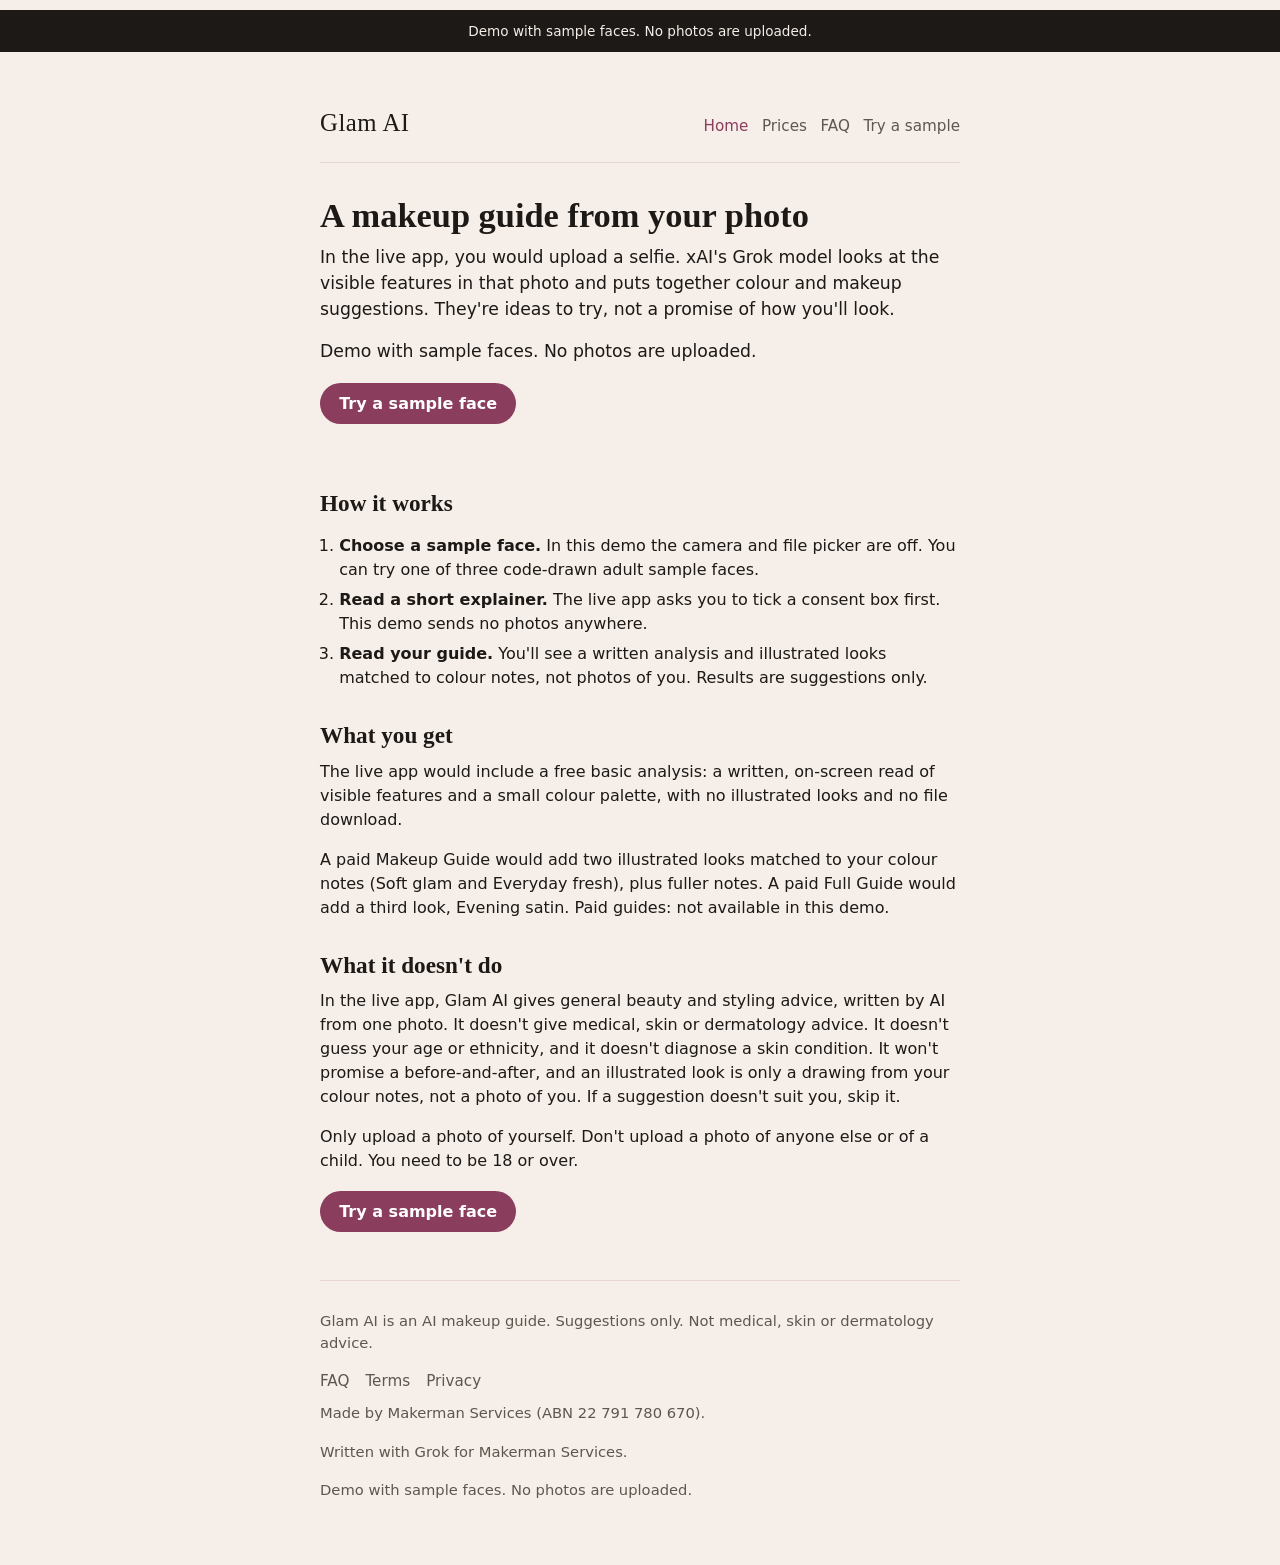
<file: index.html>
<!DOCTYPE html>
<html lang="en-AU">
<head>
  <meta charset="utf-8">
  <meta name="viewport" content="width=device-width, initial-scale=1">
  <meta name="robots" content="noindex, nofollow">
  <title>Glam AI — A makeup guide from your photo</title>
  <link rel="stylesheet" href="css/app.css">
</head>
<body>
<p class="preview-banner">Demo with sample faces. No photos are uploaded.</p>
<div class="wrap">
<header class="site">
  <a class="brand" href="index.html">Glam AI</a>
  <nav>
    <a href="index.html" aria-current="page">Home</a>
    <a href="prices.html">Prices</a>
    <a href="faq.html">FAQ</a>
    <a href="upload.html">Try a sample</a>
  </nav>
</header>

<section class="hero">
  <h1>A makeup guide from your photo</h1>
  <p class="lead">In the live app, you would upload a selfie. xAI's Grok model looks at the visible features in that photo and puts together colour and makeup suggestions. They're ideas to try, not a promise of how you'll look.</p>
  <p class="lead">Demo with sample faces. No photos are uploaded.</p>
  <p class="btn-row"><a class="btn" href="upload.html">Try a sample face</a></p>
</section>

<h2>How it works</h2>
<ol class="steps">
  <li><strong>Choose a sample face.</strong> In this demo the camera and file picker are off. You can try one of three code-drawn adult sample faces.</li>
  <li><strong>Read a short explainer.</strong> The live app asks you to tick a consent box first. This demo sends no photos anywhere.</li>
  <li><strong>Read your guide.</strong> You'll see a written analysis and illustrated looks matched to colour notes, not photos of you. Results are suggestions only.</li>
</ol>

<h2>What you get</h2>
<p>The live app would include a free basic analysis: a written, on-screen read of visible features and a small colour palette, with no illustrated looks and no file download.</p>
<p>A paid Makeup Guide would add two illustrated looks matched to your colour notes (Soft glam and Everyday fresh), plus fuller notes. A paid Full Guide would add a third look, Evening satin. Paid guides: not available in this demo.</p>

<h2>What it doesn't do</h2>
<p>In the live app, Glam AI gives general beauty and styling advice, written by AI from one photo. It doesn't give medical, skin or dermatology advice. It doesn't guess your age or ethnicity, and it doesn't diagnose a skin condition. It won't promise a before-and-after, and an illustrated look is only a drawing from your colour notes, not a photo of you. If a suggestion doesn't suit you, skip it.</p>

<p>Only upload a photo of yourself. Don't upload a photo of anyone else or of a child. You need to be 18 or over.</p>
<p class="btn-row"><a class="btn" href="upload.html">Try a sample face</a></p>

<footer class="footer">
  <p>Glam AI is an AI makeup guide. Suggestions only. Not medical, skin or dermatology advice.</p>
  <nav>
    <a href="faq.html">FAQ</a>
    <a href="terms.html">Terms</a>
    <a href="privacy.html">Privacy</a>
  </nav>
  <p>Made by Makerman Services (ABN 22 791 780 670).</p>
  <p>Written with Grok for Makerman Services.</p>
  <p class="helper">Demo with sample faces. No photos are uploaded.</p>
</footer>
</div>
</body>
</html>
</file>
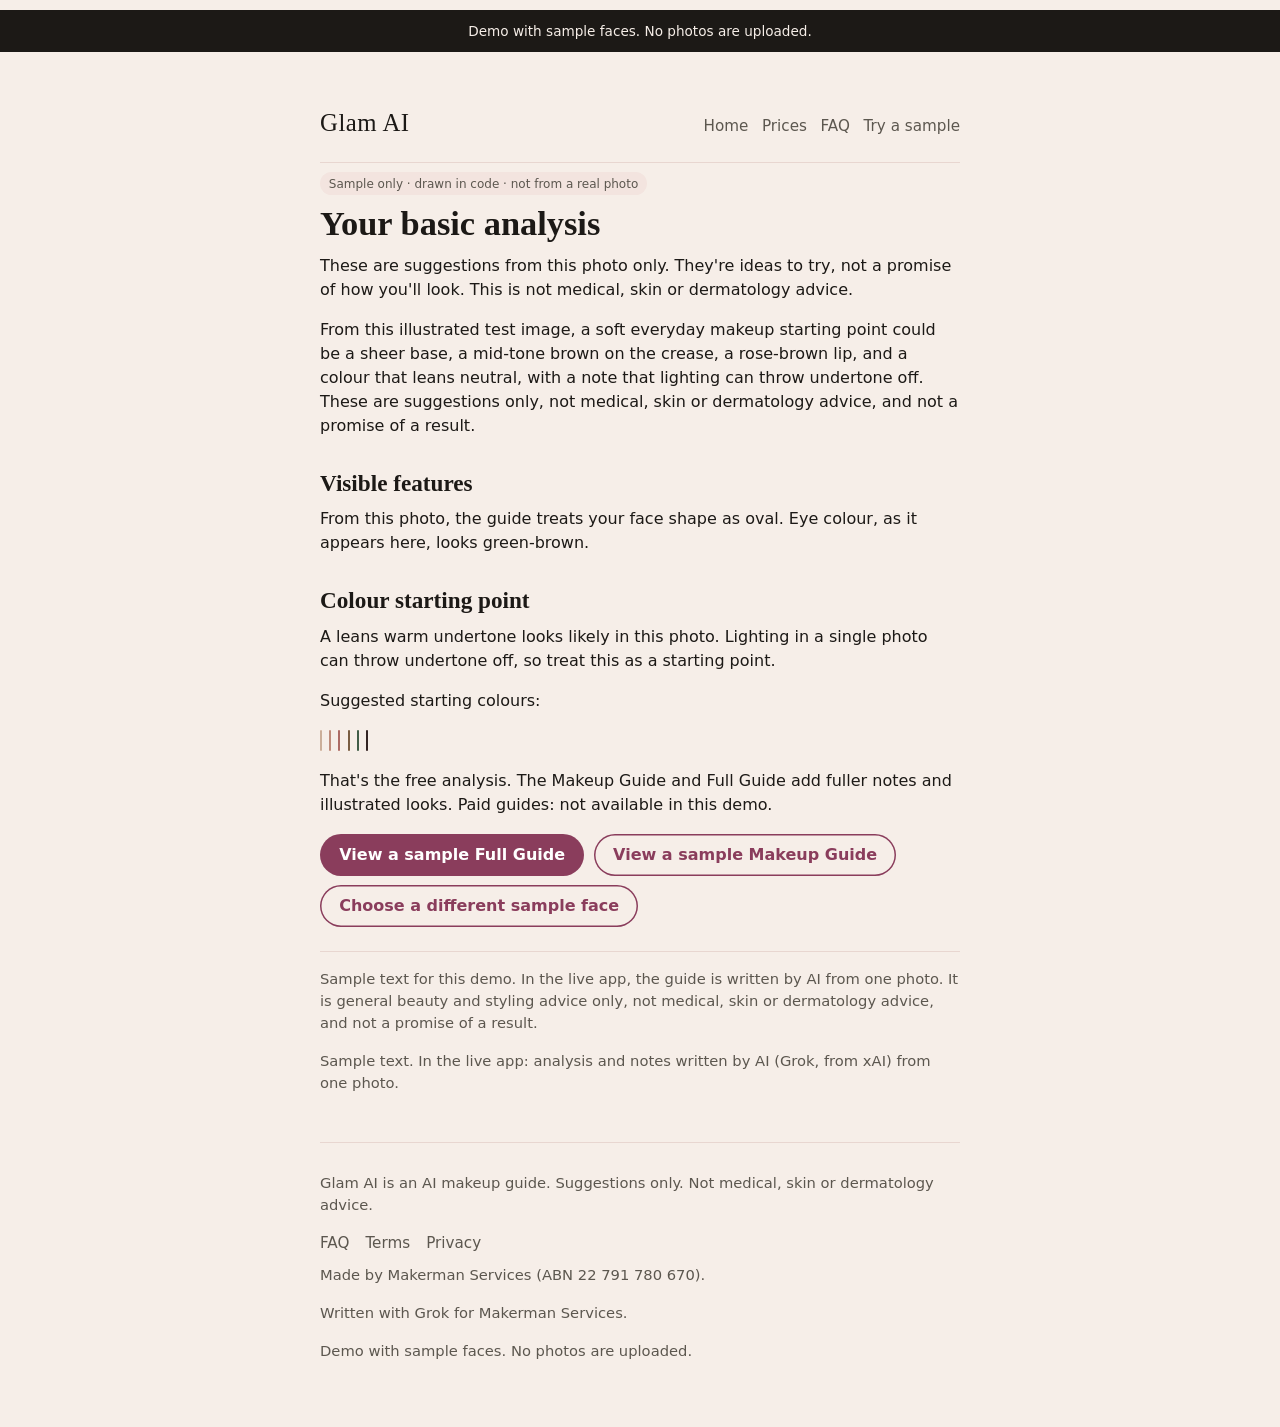
<file: analysis.html>
<!DOCTYPE html>
<html lang="en-AU">
<head>
  <meta charset="utf-8">
  <meta name="viewport" content="width=device-width, initial-scale=1">
  <meta name="robots" content="noindex, nofollow">
  <title>Your basic analysis — Glam AI</title>
  <link rel="stylesheet" href="css/app.css">
</head>
<body>
<p class="preview-banner">Demo with sample faces. No photos are uploaded.</p>
<div class="wrap">
<header class="site">
  <a class="brand" href="index.html">Glam AI</a>
  <nav>
    <a href="index.html">Home</a>
    <a href="prices.html">Prices</a>
    <a href="faq.html">FAQ</a>
    <a href="upload.html">Try a sample</a>
  </nav>
</header>

<p class="sample-tag">Sample only · drawn in code · not from a real photo</p>
<h1>Your basic analysis</h1>
<p>These are suggestions from this photo only. They're ideas to try, not a promise of how you'll look. This is not medical, skin or dermatology advice.</p>
  <div id="session-photo" hidden>
    <div class="portrait-frame"><img id="photo-portrait" alt="Synthetic, code-drawn sample face. Not a real person."></div>
  </div>
  <p id="reopened-no-photo" hidden>This saved guide shows your notes and illustrated looks only. The photo isn't kept with the guide.</p>
<p>From this illustrated test image, a soft everyday makeup starting point could be a sheer base, a mid-tone brown on the crease, a rose-brown lip, and a colour that leans neutral, with a note that lighting can throw undertone off. These are suggestions only, not medical, skin or dermatology advice, and not a promise of a result.</p>
<h2>Visible features</h2>
<p>From this photo, the guide treats your face shape as oval. Eye colour, as it appears here, looks green-brown.</p>
<h2>Colour starting point</h2>
<p>A leans warm undertone looks likely in this photo. Lighting in a single photo can throw undertone off, so treat this as a starting point.</p>
<p>Suggested starting colours:</p>
<div class="swatches" aria-label="Suggested starting colours">
  <div><span class="swatch" style="background:#e8c8b0"></span></div>
  <div><span class="swatch" style="background:#d9a08c"></span></div>
  <div><span class="swatch" style="background:#c47a72"></span></div>
  <div><span class="swatch" style="background:#8a6a4c"></span></div>
  <div><span class="swatch" style="background:#4a6a52"></span></div>
  <div><span class="swatch" style="background:#3b2a28"></span></div>
</div>
<p>That's the free analysis. The Makeup Guide and Full Guide add fuller notes and illustrated looks. Paid guides: not available in this demo.</p>
<p class="btn-row">
  <a class="btn" href="full-guide.html">View a sample Full Guide</a>
  <a class="btn secondary" href="guide.html">View a sample Makeup Guide</a>
  <a class="btn secondary" href="upload.html">Choose a different sample face</a>
</p>
<p class="disclaimer">Sample text for this demo. In the live app, the guide is written by AI from one photo. It is general beauty and styling advice only, not medical, skin or dermatology advice, and not a promise of a result.</p>
  <p class="helper">Sample text. In the live app: analysis and notes written by AI (Grok, from xAI) from one photo.</p>

<footer class="footer">
  <p>Glam AI is an AI makeup guide. Suggestions only. Not medical, skin or dermatology advice.</p>
  <nav>
    <a href="faq.html">FAQ</a>
    <a href="terms.html">Terms</a>
    <a href="privacy.html">Privacy</a>
  </nav>
  <p>Made by Makerman Services (ABN 22 791 780 670).</p>
  <p>Written with Grok for Makerman Services.</p>
  <p class="helper">Demo with sample faces. No photos are uploaded.</p>
</footer>
</div>
<script src="js/demo.js"></script>
</body>
</html>
</file>
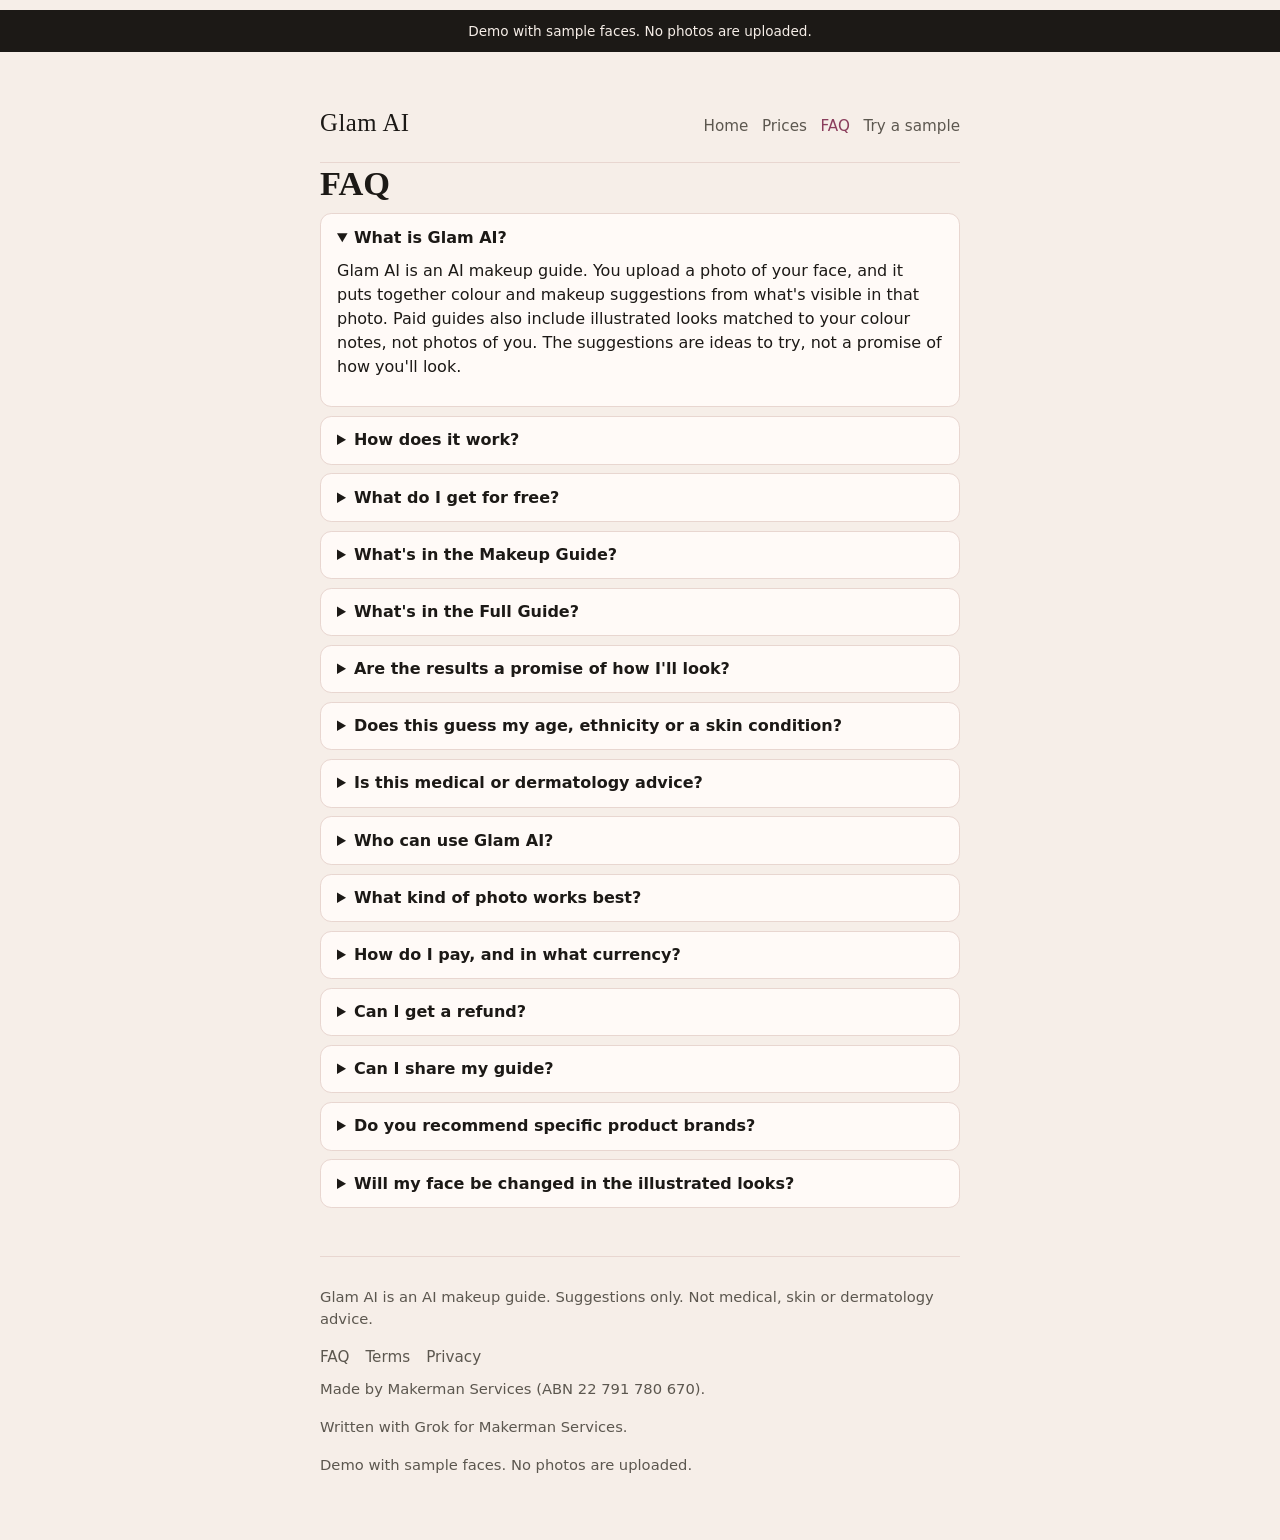
<file: faq.html>
<!DOCTYPE html>
<html lang="en-AU">
<head>
  <meta charset="utf-8">
  <meta name="viewport" content="width=device-width, initial-scale=1">
  <meta name="robots" content="noindex, nofollow">
  <title>FAQ — Glam AI</title>
  <link rel="stylesheet" href="css/app.css">
</head>
<body>
<p class="preview-banner">Demo with sample faces. No photos are uploaded.</p>
<div class="wrap">
<header class="site">
  <a class="brand" href="index.html">Glam AI</a>
  <nav>
    <a href="index.html">Home</a>
    <a href="prices.html">Prices</a>
    <a href="faq.html" aria-current="page">FAQ</a>
    <a href="upload.html">Try a sample</a>
  </nav>
</header>

<h1>FAQ</h1>
<div class="faq">
<details open><summary>What is Glam AI?</summary>
<p>Glam AI is an AI makeup guide. You upload a photo of your face, and it puts together colour and makeup suggestions from what's visible in that photo. Paid guides also include illustrated looks matched to your colour notes, not photos of you. The suggestions are ideas to try, not a promise of how you'll look.</p>
</details>
<details><summary>How does it work?</summary>
<p>In the live app, you would create an account, upload a still photo of you, and tick a consent box. xAI's Grok model then looks at visible features, such as face shape, eye colour as it appears in the photo, and a possible warm, cool or neutral undertone, and writes your analysis and makeup notes. The free analysis is a written, on-screen read only. A paid Makeup Guide would include two illustrated looks matched to your colour notes and a downloadable image or PDF. Paid guides: not available in this demo. This demo uses sample faces only and sends no photos anywhere.</p>
</details>
<details><summary>What do I get for free?</summary>
<p>The free analysis is a written, on-screen analysis from your photo (vision only): a short note on visible features and a small colour palette. It has no illustrated looks and no file download.</p>
</details>
<details><summary>What's in the Makeup Guide?</summary>
<p>The Makeup Guide includes a short profile of visible features, colour suggestions for base, cheeks, eyes and lips, makeup notes, and two illustrated looks matched to your colour notes: Soft glam and Everyday fresh. Paid guides: not available in this demo.</p>
</details>
<details><summary>What's in the Full Guide?</summary>
<p>The Full Guide includes everything in the Makeup Guide, plus one extra look: Evening satin. That's three illustrated looks matched to your colour notes in total (Soft glam, Everyday fresh, and Evening satin). Paid guides: not available in this demo.</p>
</details>
<details><summary>Are the results a promise of how I'll look?</summary>
<p>No. The guide is a set of suggestions from one photo. Lighting, the camera, the products you use and how you apply them will change the result. An illustrated look is an illustration, not a photograph of a finished result, and not a before-and-after.</p>
</details>
<details><summary>Does this guess my age, ethnicity or a skin condition?</summary>
<p>No. The analysis is not meant to guess or record your age, ethnicity, race or a medical skin type, and it doesn't diagnose a skin condition. Undertone suggestions stay in everyday colour language: warm, cool or neutral, with a note that lighting can throw this off. If a guide ever said something in those off-limits areas, that would be a fault, not a feature.</p>
</details>
<details><summary>Is this medical or dermatology advice?</summary>
<p>No. Glam AI is general beauty and styling advice only. It is not medical, skin or dermatology advice, and it is not a substitute for a qualified clinician or a professional makeup artist if you want one.</p>
</details>
<details><summary>Who can use Glam AI?</summary>
<p>You need to be 18 or over. Only upload a photo of yourself. Don't upload a photo of anyone else or of a child.</p>
</details>
<details><summary>What kind of photo works best?</summary>
<p>A still photo of one person, facing the camera, in even light, without a heavy filter. Eyes, brows and lips should be visible, so skip sunglasses. A dark, blurry or heavily cropped photo can throw the suggestions off. You can still go ahead, but the guide may be less useful.</p>
</details>
<details><summary>How do I pay, and in what currency?</summary>
<p>Paid guides: not available in this demo.</p>
</details>
<details><summary>Can I get a refund?</summary>
<p>Paid guides: not available in this demo. Refund wording will be set when payments open. Australian Consumer Law rights may apply.</p>
</details>
<details><summary>Can I share my guide?</summary>
<p>There is no share or export action in this demo. Paid guides: not available in this demo.</p>
</details>
<details><summary>Do you recommend specific product brands?</summary>
<p>No. The guide suggests product types and colour families, for example a satin lipstick or a soft brown pencil liner, not brands, and not a shop list.</p>
</details>
<details><summary>Will my face be changed in the illustrated looks?</summary>
<p>No. The looks are illustrations, not edits of your photo.</p>
</details>
</div>

<footer class="footer">
  <p>Glam AI is an AI makeup guide. Suggestions only. Not medical, skin or dermatology advice.</p>
  <nav>
    <a href="faq.html">FAQ</a>
    <a href="terms.html">Terms</a>
    <a href="privacy.html">Privacy</a>
  </nav>
  <p>Made by Makerman Services (ABN 22 791 780 670).</p>
  <p>Written with Grok for Makerman Services.</p>
  <p class="helper">Demo with sample faces. No photos are uploaded.</p>
</footer>
</div>
</body>
</html>
</file>
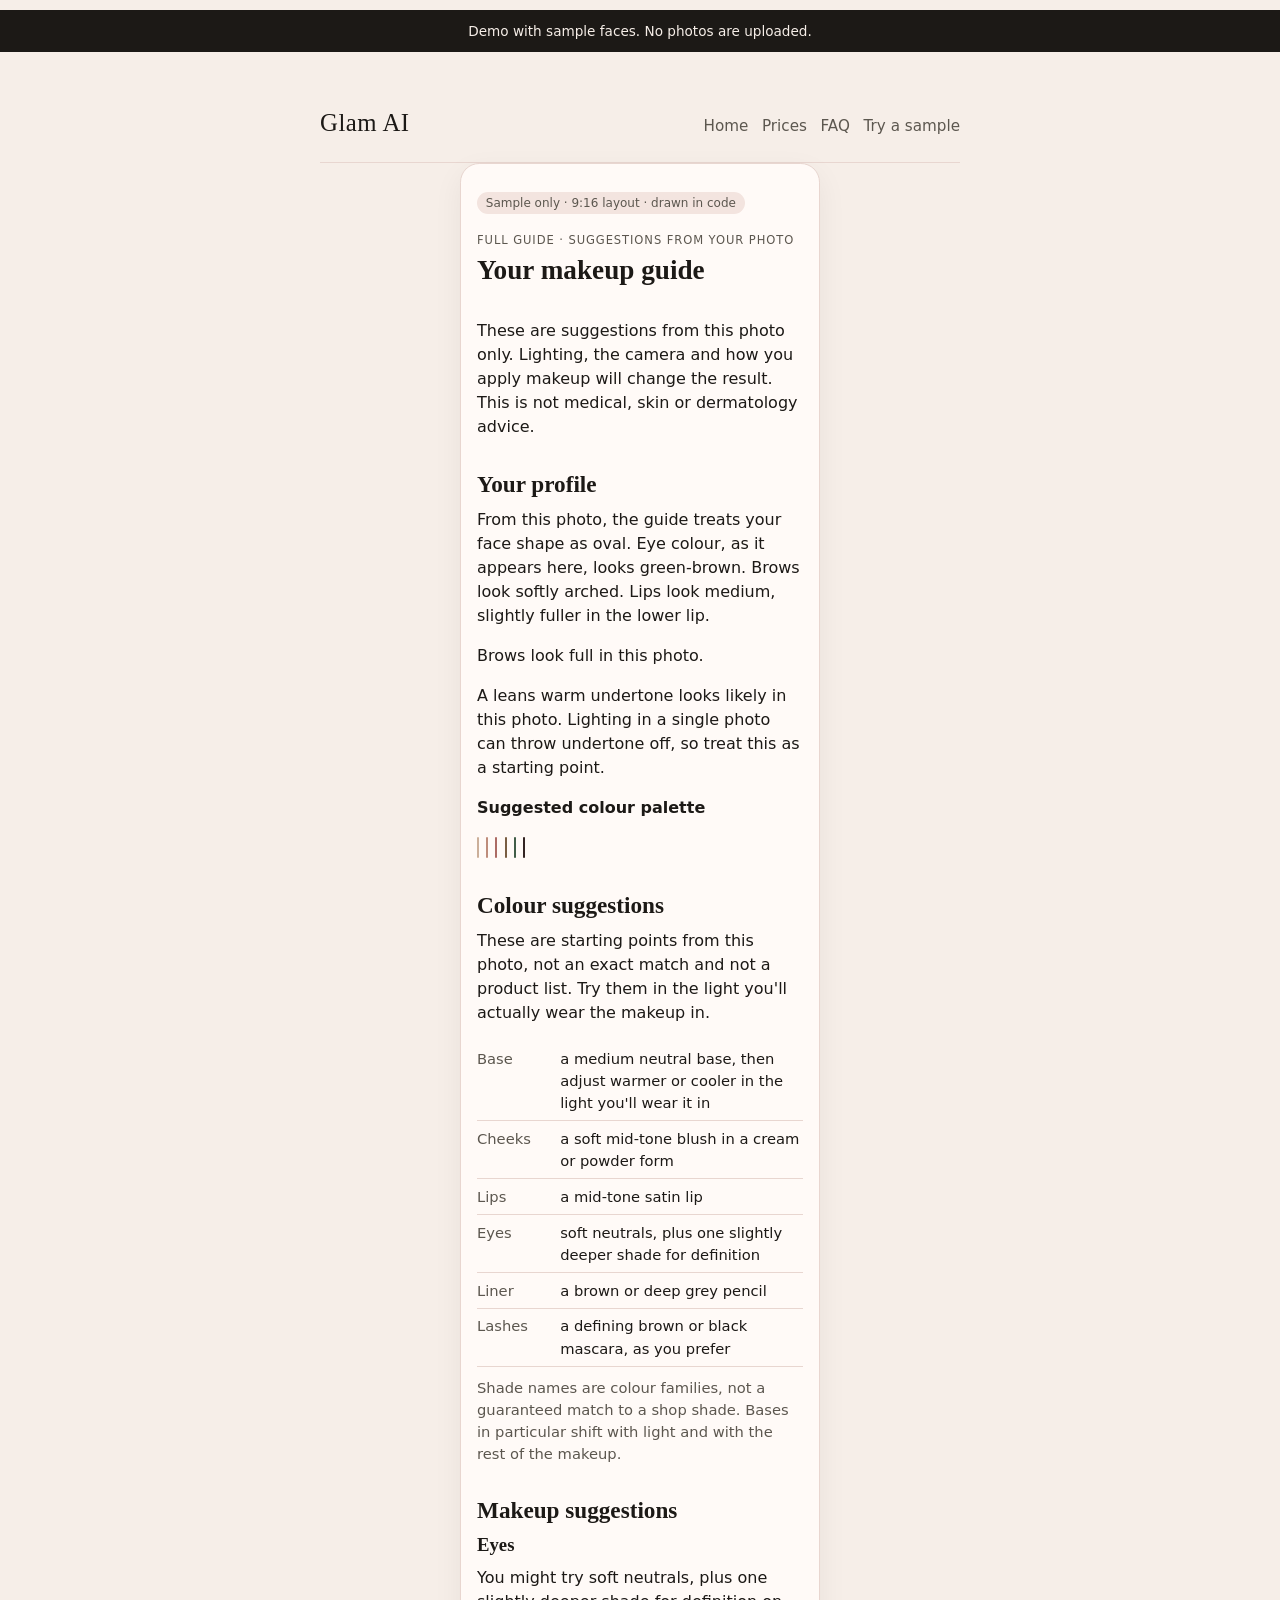
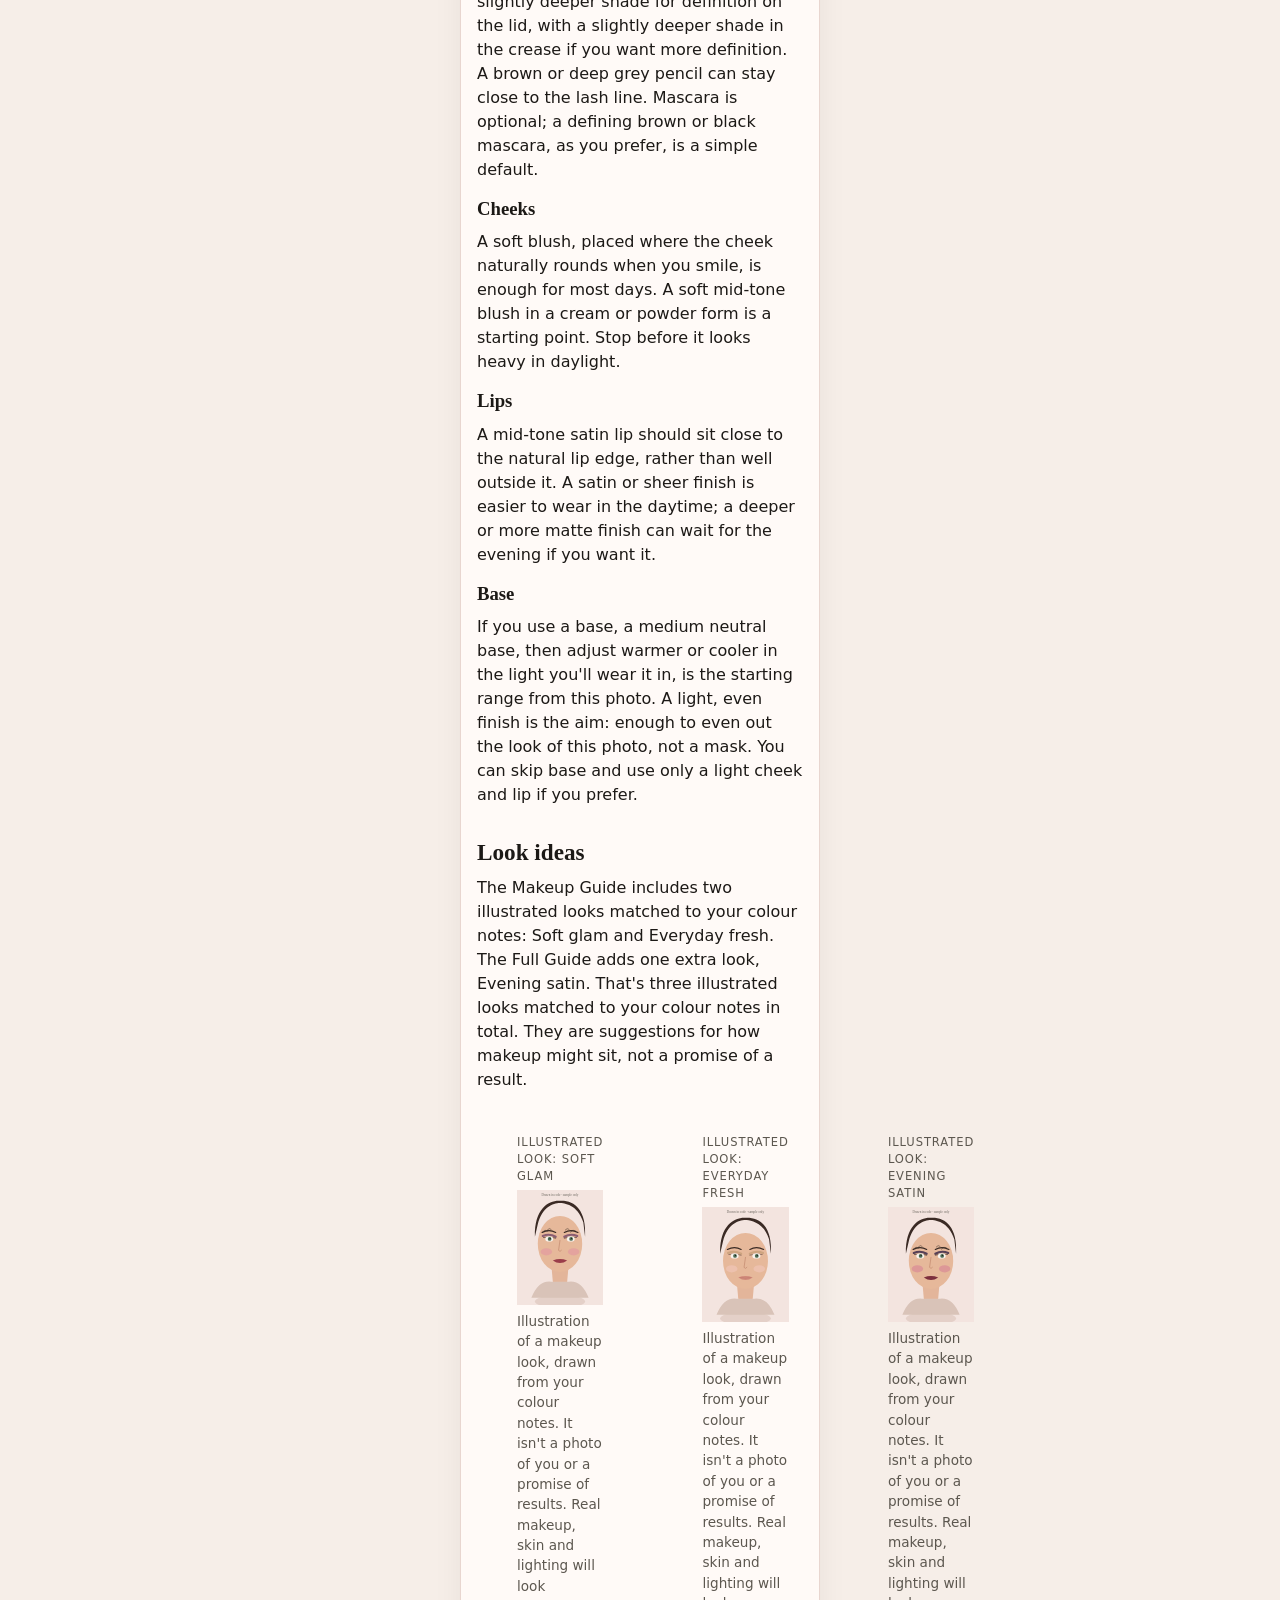
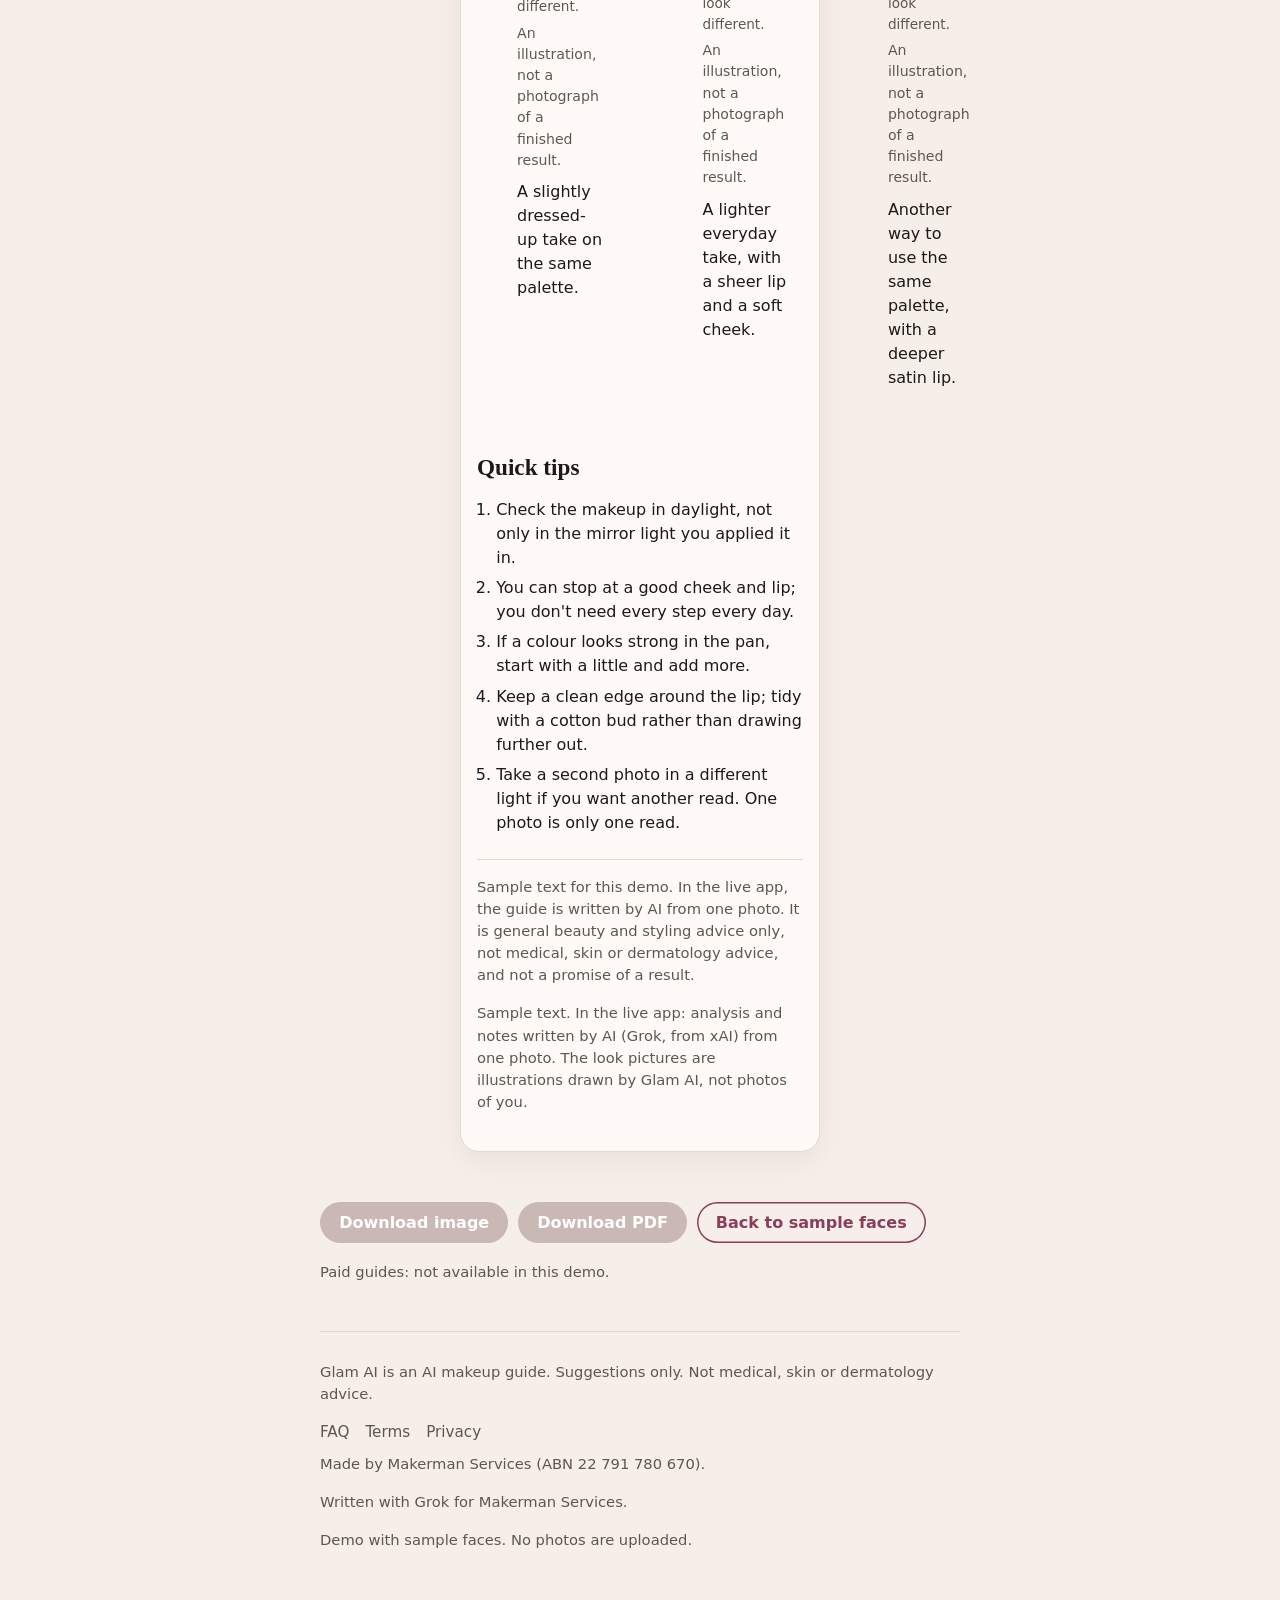
<file: full-guide.html>
<!DOCTYPE html>
<html lang="en-AU">
<head>
  <meta charset="utf-8">
  <meta name="viewport" content="width=device-width, initial-scale=1">
  <meta name="robots" content="noindex, nofollow">
  <title>Your makeup guide — Full Guide — Glam AI</title>
  <link rel="stylesheet" href="css/app.css">
</head>
<body>
<p class="preview-banner">Demo with sample faces. No photos are uploaded.</p>
<div class="wrap">
<header class="site">
  <a class="brand" href="index.html">Glam AI</a>
  <nav>
    <a href="index.html">Home</a>
    <a href="prices.html">Prices</a>
    <a href="faq.html">FAQ</a>
    <a href="upload.html">Try a sample</a>
  </nav>
</header>

<div class="guide-page">
<article class="guide-artboard" id="guide-artboard">
  <p class="sample-tag">Sample only · 9:16 layout · drawn in code</p>
  <header>
    <p class="kicker">Full Guide · suggestions from your photo</p>
    <h1>Your makeup guide</h1>
  </header>
  <p>These are suggestions from this photo only. Lighting, the camera and how you apply makeup will change the result. This is not medical, skin or dermatology advice.</p>
  <div id="session-photo" hidden>
    <p class="kicker">Your photo</p>
    <div class="portrait-frame"><img id="photo-portrait" alt="Synthetic, code-drawn sample face. Not a real person."></div>
  </div>
  <p id="reopened-no-photo" hidden>This saved guide shows your notes and illustrated looks only. The photo isn't kept with the guide.</p>

  <section class="section">
    <h2>Your profile</h2>
    <p>From this photo, the guide treats your face shape as oval. Eye colour, as it appears here, looks green-brown. Brows look softly arched. Lips look medium, slightly fuller in the lower lip.</p>
    <p>Brows look full in this photo.</p>
    <p>A leans warm undertone looks likely in this photo. Lighting in a single photo can throw undertone off, so treat this as a starting point.</p>
    <p><strong>Suggested colour palette</strong></p>
<div class="swatches" aria-label="Suggested starting colours">
  <div><span class="swatch" style="background:#e8c8b0"></span></div>
  <div><span class="swatch" style="background:#d9a08c"></span></div>
  <div><span class="swatch" style="background:#c47a72"></span></div>
  <div><span class="swatch" style="background:#8a6a4c"></span></div>
  <div><span class="swatch" style="background:#4a6a52"></span></div>
  <div><span class="swatch" style="background:#3b2a28"></span></div>
</div>
  </section>

  <section class="section">
    <h2>Colour suggestions</h2>
    <p>These are starting points from this photo, not an exact match and not a product list. Try them in the light you'll actually wear the makeup in.</p>
    <table class="colour-table">
      <tr><td>Base</td><td>a medium neutral base, then adjust warmer or cooler in the light you'll wear it in</td></tr>
      <tr><td>Cheeks</td><td>a soft mid-tone blush in a cream or powder form</td></tr>
      <tr><td>Lips</td><td>a mid-tone satin lip</td></tr>
      <tr><td>Eyes</td><td>soft neutrals, plus one slightly deeper shade for definition</td></tr>
      <tr><td>Liner</td><td>a brown or deep grey pencil</td></tr>
      <tr><td>Lashes</td><td>a defining brown or black mascara, as you prefer</td></tr>
    </table>
    <p class="helper">Shade names are colour families, not a guaranteed match to a shop shade. Bases in particular shift with light and with the rest of the makeup.</p>
  </section>

  <section class="section">
    <h2>Makeup suggestions</h2>
    <h3>Eyes</h3>
    <p>You might try soft neutrals, plus one slightly deeper shade for definition on the lid, with a slightly deeper shade in the crease if you want more definition. A brown or deep grey pencil can stay close to the lash line. Mascara is optional; a defining brown or black mascara, as you prefer, is a simple default.</p>
    <h3>Cheeks</h3>
    <p>A soft blush, placed where the cheek naturally rounds when you smile, is enough for most days. A soft mid-tone blush in a cream or powder form is a starting point. Stop before it looks heavy in daylight.</p>
    <h3>Lips</h3>
    <p>A mid-tone satin lip should sit close to the natural lip edge, rather than well outside it. A satin or sheer finish is easier to wear in the daytime; a deeper or more matte finish can wait for the evening if you want it.</p>
    <h3>Base</h3>
    <p>If you use a base, a medium neutral base, then adjust warmer or cooler in the light you'll wear it in, is the starting range from this photo. A light, even finish is the aim: enough to even out the look of this photo, not a mask. You can skip base and use only a light cheek and lip if you prefer.</p>
  </section>

  <section class="section">
    <h2>Look ideas</h2>
    <p>The Makeup Guide includes two illustrated looks matched to your colour notes: Soft glam and Everyday fresh. The Full Guide adds one extra look, Evening satin. That's three illustrated looks matched to your colour notes in total. They are suggestions for how makeup might sit, not a promise of a result.</p>
<div class="look-grid three">
  <figure class="look-card">
    <p class="kicker">Illustrated look: Soft glam</p>
    <img src="img/look-soft-glam.svg" alt="An illustrated Soft glam makeup look, drawn from your colour notes.">
    <span class="g7">Illustration of a makeup look, drawn from your colour notes. It isn't a photo of you or a promise of results. Real makeup, skin and lighting will look different.</span>
    <figcaption>An illustration, not a photograph of a finished result.</figcaption>
    <p>A slightly dressed-up take on the same palette.</p>
  </figure>
  <figure class="look-card">
    <p class="kicker">Illustrated look: Everyday fresh</p>
    <img src="img/look-everyday.svg" alt="An illustrated Everyday fresh makeup look, drawn from your colour notes.">
    <span class="g7">Illustration of a makeup look, drawn from your colour notes. It isn't a photo of you or a promise of results. Real makeup, skin and lighting will look different.</span>
    <figcaption>An illustration, not a photograph of a finished result.</figcaption>
    <p>A lighter everyday take, with a sheer lip and a soft cheek.</p>
  </figure>
  <figure class="look-card">
    <p class="kicker">Illustrated look: Evening satin</p>
    <img src="img/look-evening-satin.svg" alt="An illustrated Evening satin makeup look, drawn from your colour notes.">
    <span class="g7">Illustration of a makeup look, drawn from your colour notes. It isn't a photo of you or a promise of results. Real makeup, skin and lighting will look different.</span>
    <figcaption>An illustration, not a photograph of a finished result.</figcaption>
    <p>Another way to use the same palette, with a deeper satin lip.</p>
  </figure>
</div>
  </section>

  <section class="section">
    <h2>Quick tips</h2>
    <ol class="steps">
      <li>Check the makeup in daylight, not only in the mirror light you applied it in.</li>
      <li>You can stop at a good cheek and lip; you don't need every step every day.</li>
      <li>If a colour looks strong in the pan, start with a little and add more.</li>
      <li>Keep a clean edge around the lip; tidy with a cotton bud rather than drawing further out.</li>
      <li>Take a second photo in a different light if you want another read. One photo is only one read.</li>
    </ol>
  </section>

  <p class="disclaimer">Sample text for this demo. In the live app, the guide is written by AI from one photo. It is general beauty and styling advice only, not medical, skin or dermatology advice, and not a promise of a result.</p>
  <p class="helper">Sample text. In the live app: analysis and notes written by AI (Grok, from xAI) from one photo. The look pictures are illustrations drawn by Glam AI, not photos of you.</p>
</article>
</div>
<p class="btn-row">
  <span class="btn is-disabled" aria-disabled="true">Download image</span>
  <span class="btn is-disabled" aria-disabled="true">Download PDF</span>
  <a class="btn secondary" href="upload.html">Back to sample faces</a>
</p>
<p class="helper">Paid guides: not available in this demo.</p>

<footer class="footer">
  <p>Glam AI is an AI makeup guide. Suggestions only. Not medical, skin or dermatology advice.</p>
  <nav>
    <a href="faq.html">FAQ</a>
    <a href="terms.html">Terms</a>
    <a href="privacy.html">Privacy</a>
  </nav>
  <p>Made by Makerman Services (ABN 22 791 780 670).</p>
  <p>Written with Grok for Makerman Services.</p>
  <p class="helper">Demo with sample faces. No photos are uploaded.</p>
</footer>
</div>
<script src="js/demo.js"></script>
</body>
</html>
</file>
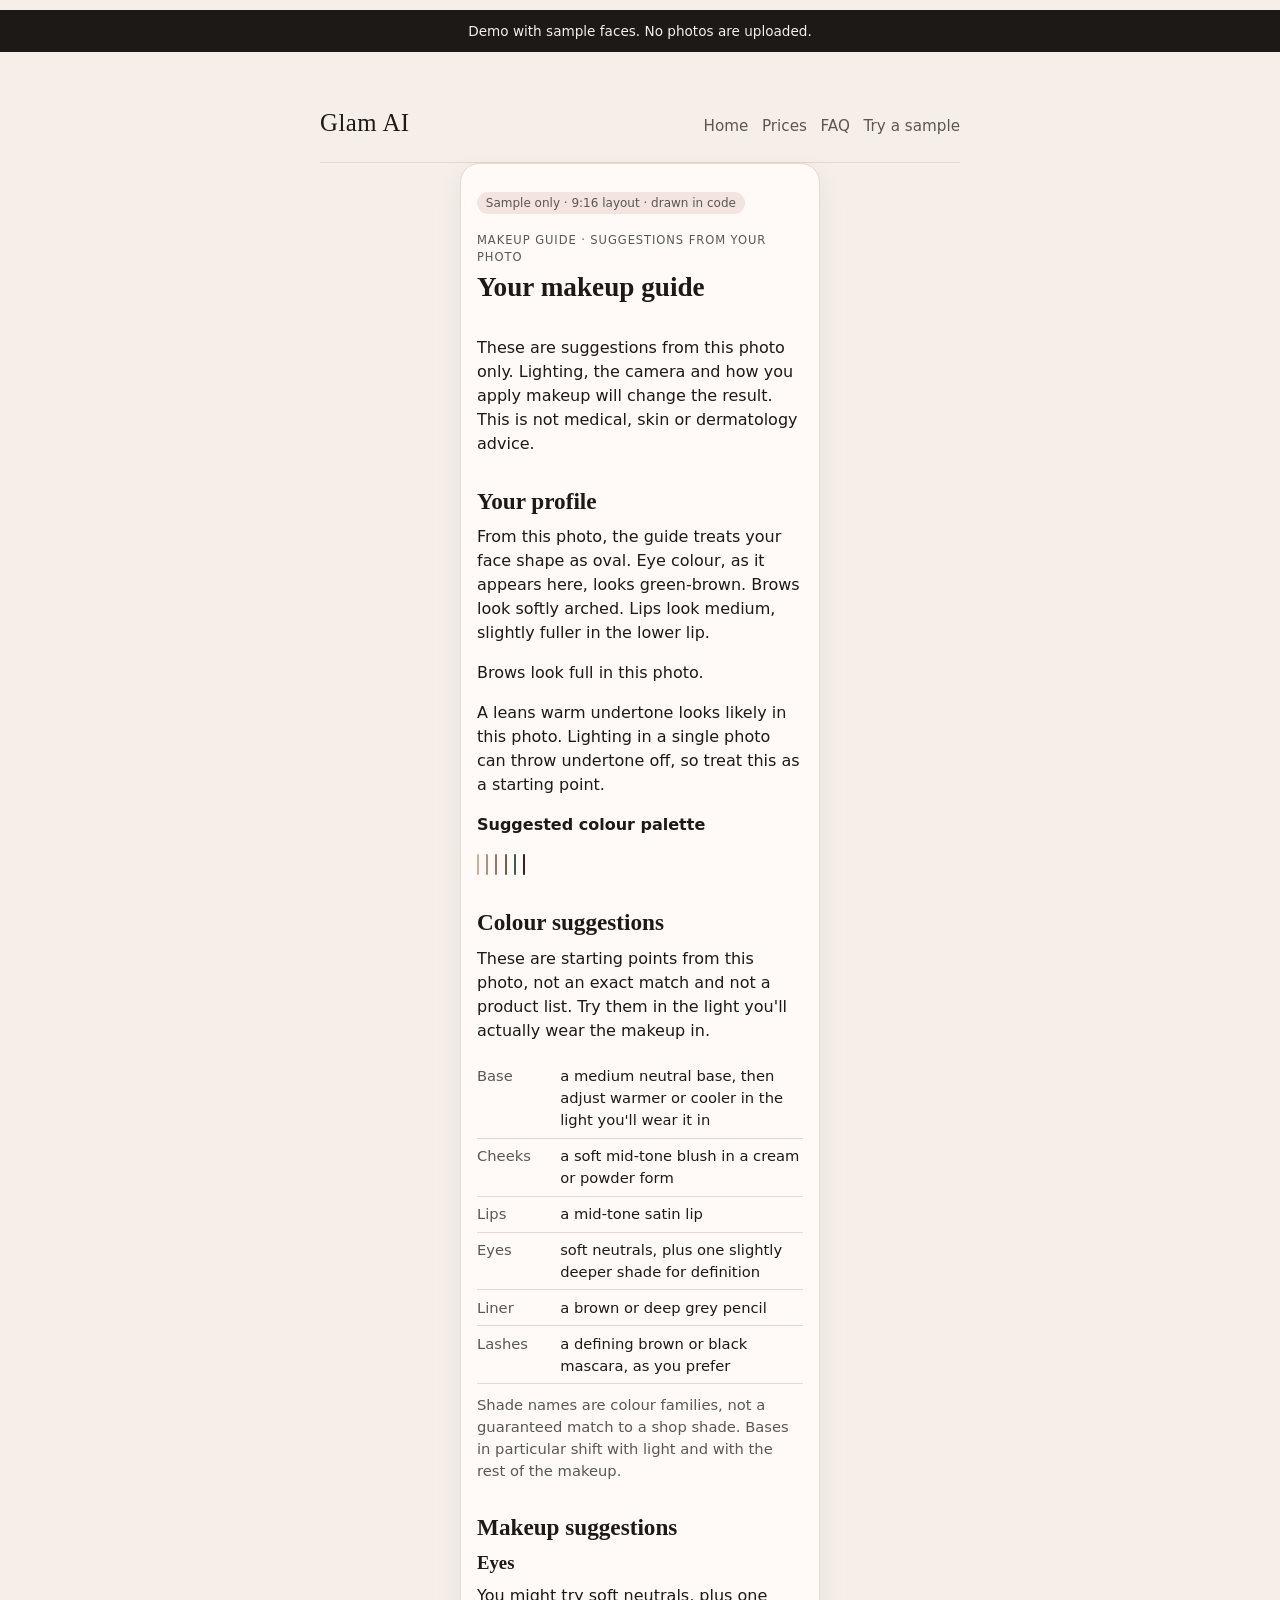
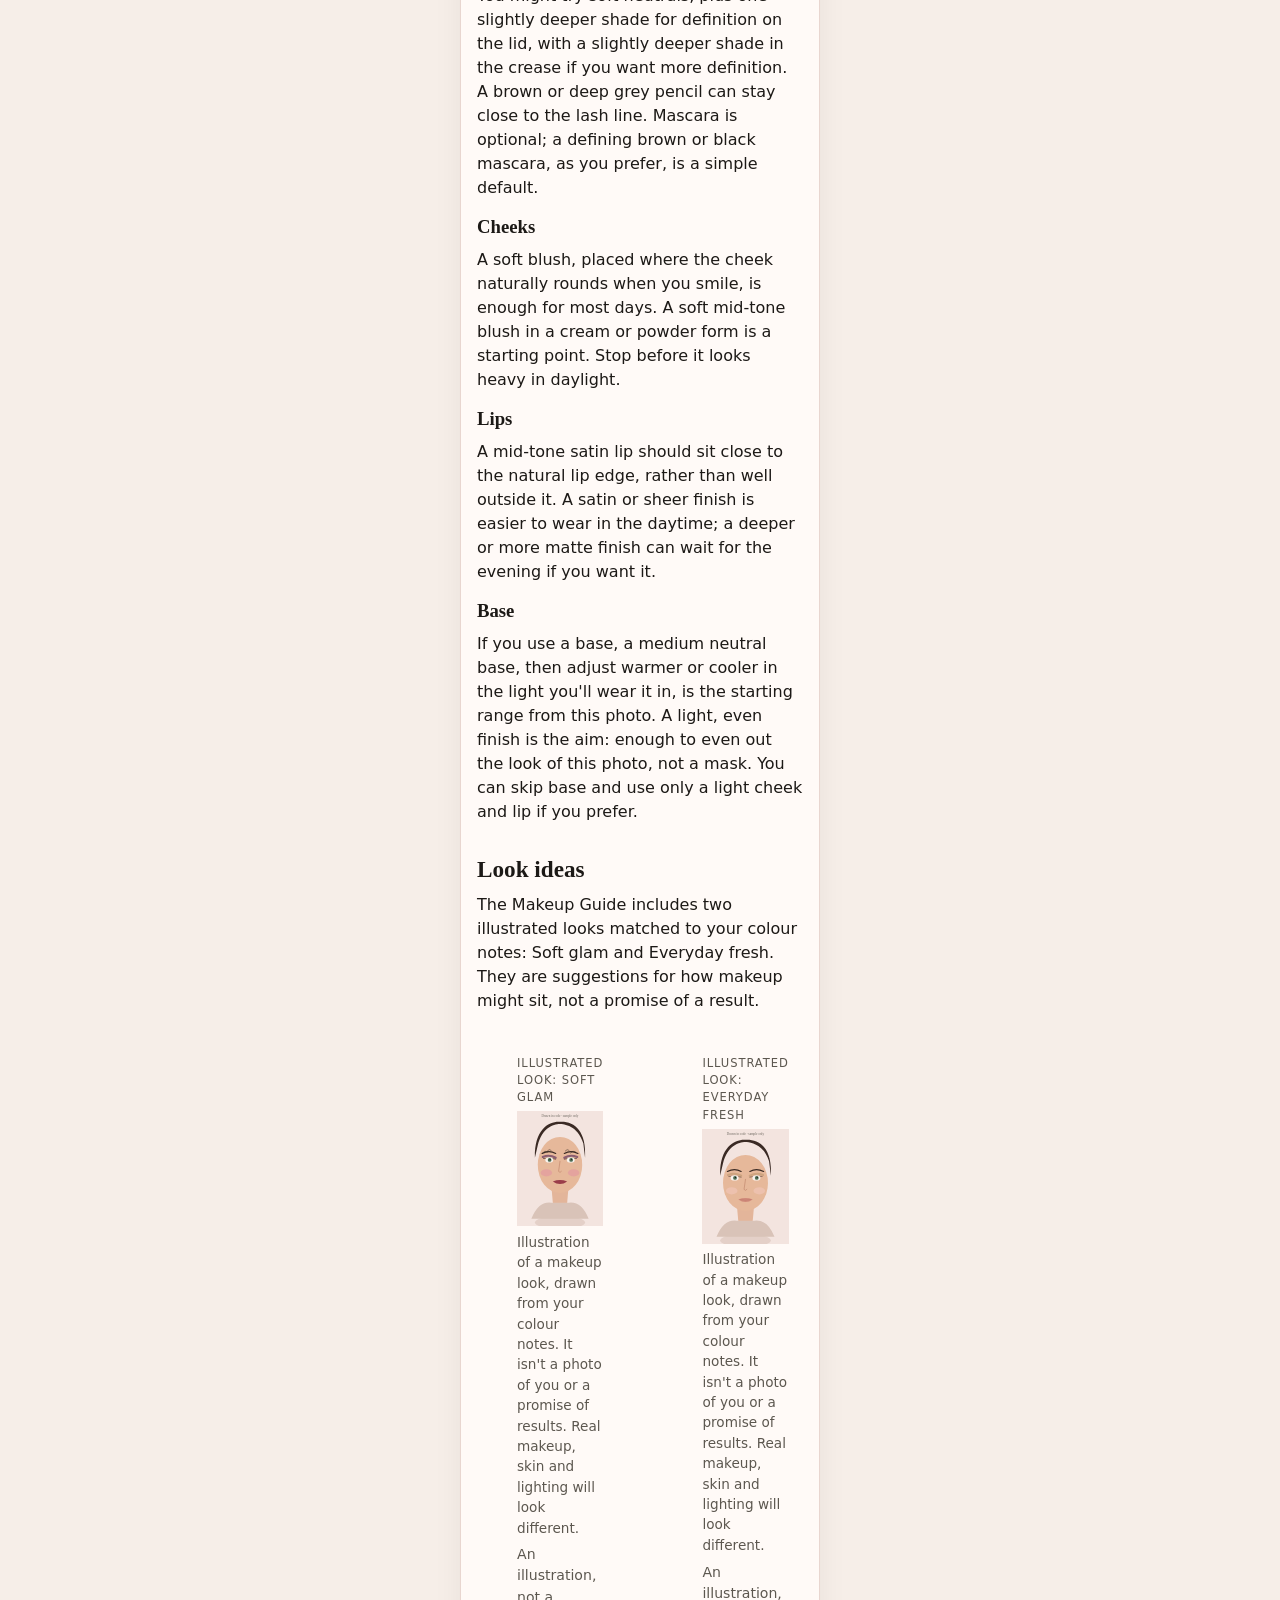
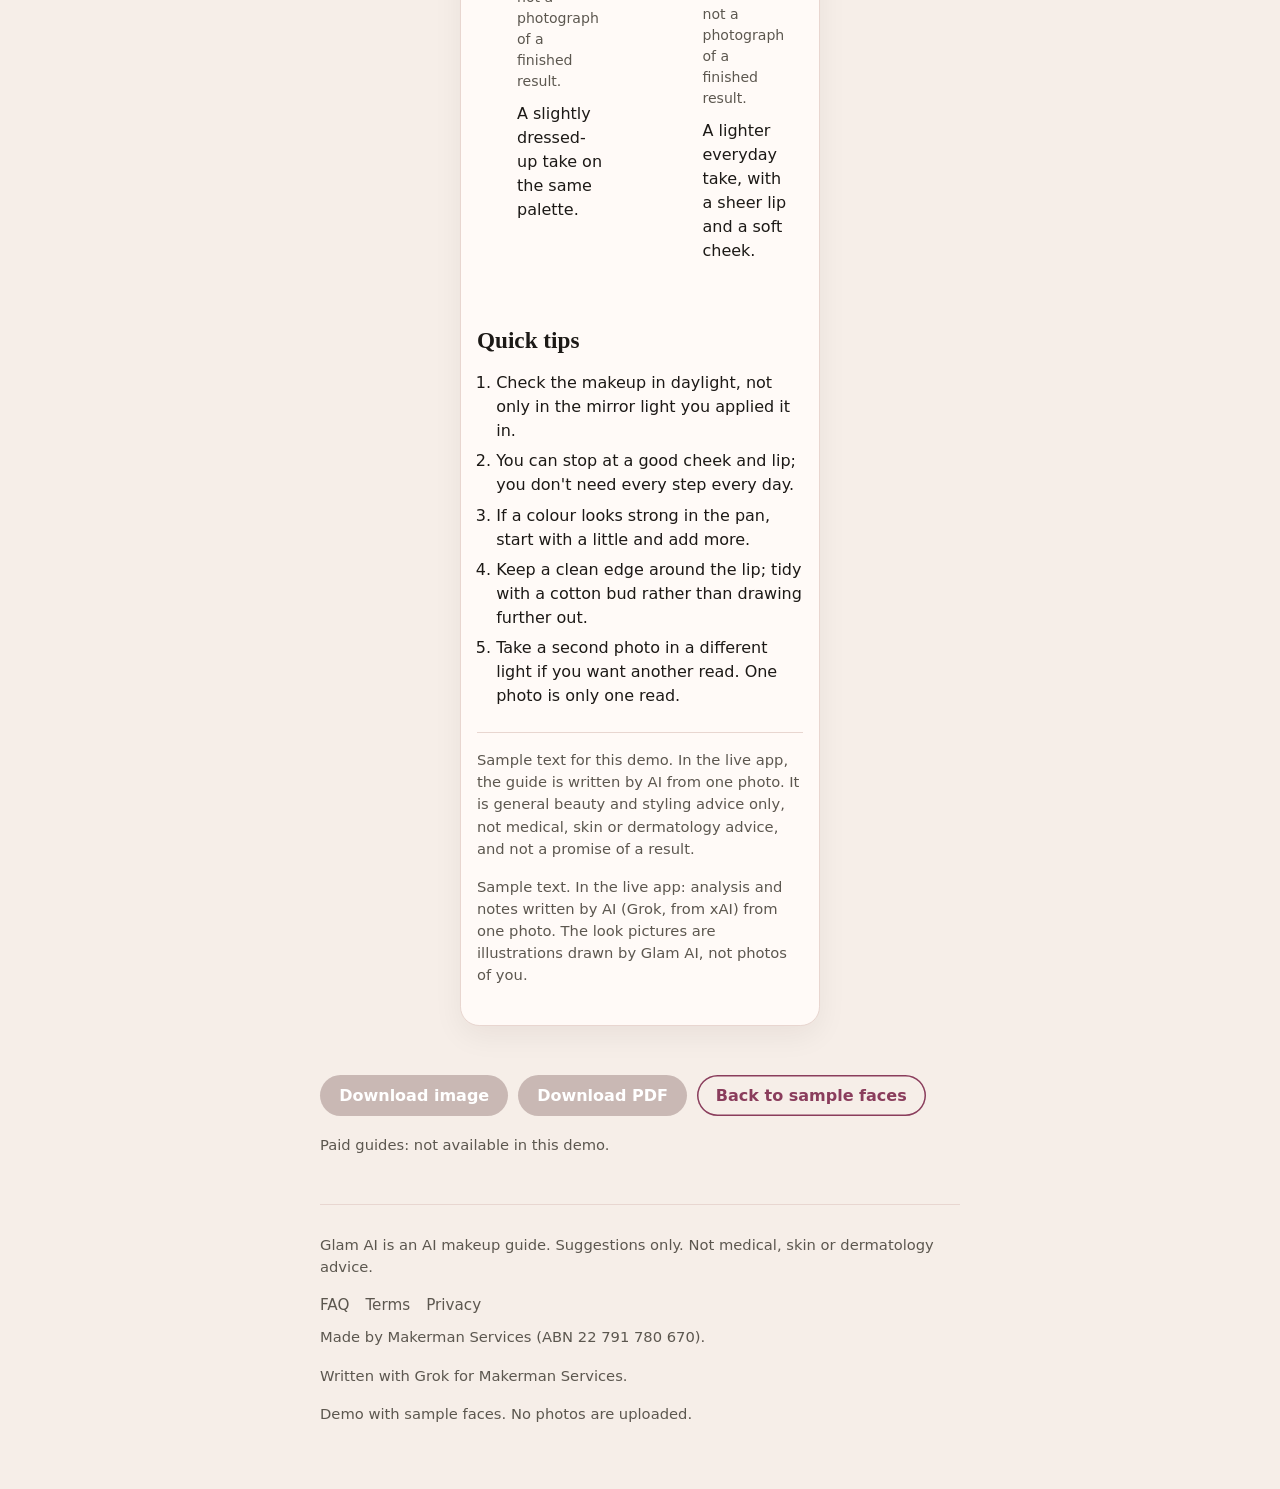
<file: guide.html>
<!DOCTYPE html>
<html lang="en-AU">
<head>
  <meta charset="utf-8">
  <meta name="viewport" content="width=device-width, initial-scale=1">
  <meta name="robots" content="noindex, nofollow">
  <title>Your makeup guide — Glam AI</title>
  <link rel="stylesheet" href="css/app.css">
</head>
<body>
<p class="preview-banner">Demo with sample faces. No photos are uploaded.</p>
<div class="wrap">
<header class="site">
  <a class="brand" href="index.html">Glam AI</a>
  <nav>
    <a href="index.html">Home</a>
    <a href="prices.html">Prices</a>
    <a href="faq.html">FAQ</a>
    <a href="upload.html">Try a sample</a>
  </nav>
</header>

<div class="guide-page">
<article class="guide-artboard" id="guide-artboard">
  <p class="sample-tag">Sample only · 9:16 layout · drawn in code</p>
  <header>
    <p class="kicker">Makeup Guide · suggestions from your photo</p>
    <h1>Your makeup guide</h1>
  </header>
  <p>These are suggestions from this photo only. Lighting, the camera and how you apply makeup will change the result. This is not medical, skin or dermatology advice.</p>
  <div id="session-photo" hidden>
    <p class="kicker">Your photo</p>
    <div class="portrait-frame"><img id="photo-portrait" alt="Synthetic, code-drawn sample face. Not a real person."></div>
  </div>
  <p id="reopened-no-photo" hidden>This saved guide shows your notes and illustrated looks only. The photo isn't kept with the guide.</p>

  <section class="section">
    <h2>Your profile</h2>
    <p>From this photo, the guide treats your face shape as oval. Eye colour, as it appears here, looks green-brown. Brows look softly arched. Lips look medium, slightly fuller in the lower lip.</p>
    <p>Brows look full in this photo.</p>
    <p>A leans warm undertone looks likely in this photo. Lighting in a single photo can throw undertone off, so treat this as a starting point.</p>
    <p><strong>Suggested colour palette</strong></p>
<div class="swatches" aria-label="Suggested starting colours">
  <div><span class="swatch" style="background:#e8c8b0"></span></div>
  <div><span class="swatch" style="background:#d9a08c"></span></div>
  <div><span class="swatch" style="background:#c47a72"></span></div>
  <div><span class="swatch" style="background:#8a6a4c"></span></div>
  <div><span class="swatch" style="background:#4a6a52"></span></div>
  <div><span class="swatch" style="background:#3b2a28"></span></div>
</div>
  </section>

  <section class="section">
    <h2>Colour suggestions</h2>
    <p>These are starting points from this photo, not an exact match and not a product list. Try them in the light you'll actually wear the makeup in.</p>
    <table class="colour-table">
      <tr><td>Base</td><td>a medium neutral base, then adjust warmer or cooler in the light you'll wear it in</td></tr>
      <tr><td>Cheeks</td><td>a soft mid-tone blush in a cream or powder form</td></tr>
      <tr><td>Lips</td><td>a mid-tone satin lip</td></tr>
      <tr><td>Eyes</td><td>soft neutrals, plus one slightly deeper shade for definition</td></tr>
      <tr><td>Liner</td><td>a brown or deep grey pencil</td></tr>
      <tr><td>Lashes</td><td>a defining brown or black mascara, as you prefer</td></tr>
    </table>
    <p class="helper">Shade names are colour families, not a guaranteed match to a shop shade. Bases in particular shift with light and with the rest of the makeup.</p>
  </section>

  <section class="section">
    <h2>Makeup suggestions</h2>
    <h3>Eyes</h3>
    <p>You might try soft neutrals, plus one slightly deeper shade for definition on the lid, with a slightly deeper shade in the crease if you want more definition. A brown or deep grey pencil can stay close to the lash line. Mascara is optional; a defining brown or black mascara, as you prefer, is a simple default.</p>
    <h3>Cheeks</h3>
    <p>A soft blush, placed where the cheek naturally rounds when you smile, is enough for most days. A soft mid-tone blush in a cream or powder form is a starting point. Stop before it looks heavy in daylight.</p>
    <h3>Lips</h3>
    <p>A mid-tone satin lip should sit close to the natural lip edge, rather than well outside it. A satin or sheer finish is easier to wear in the daytime; a deeper or more matte finish can wait for the evening if you want it.</p>
    <h3>Base</h3>
    <p>If you use a base, a medium neutral base, then adjust warmer or cooler in the light you'll wear it in, is the starting range from this photo. A light, even finish is the aim: enough to even out the look of this photo, not a mask. You can skip base and use only a light cheek and lip if you prefer.</p>
  </section>

  <section class="section">
    <h2>Look ideas</h2>
    <p>The Makeup Guide includes two illustrated looks matched to your colour notes: Soft glam and Everyday fresh. They are suggestions for how makeup might sit, not a promise of a result.</p>
<div class="look-grid two">
  <figure class="look-card">
    <p class="kicker">Illustrated look: Soft glam</p>
    <img src="img/look-soft-glam.svg" alt="An illustrated Soft glam makeup look, drawn from your colour notes.">
    <span class="g7">Illustration of a makeup look, drawn from your colour notes. It isn't a photo of you or a promise of results. Real makeup, skin and lighting will look different.</span>
    <figcaption>An illustration, not a photograph of a finished result.</figcaption>
    <p>A slightly dressed-up take on the same palette.</p>
  </figure>
  <figure class="look-card">
    <p class="kicker">Illustrated look: Everyday fresh</p>
    <img src="img/look-everyday.svg" alt="An illustrated Everyday fresh makeup look, drawn from your colour notes.">
    <span class="g7">Illustration of a makeup look, drawn from your colour notes. It isn't a photo of you or a promise of results. Real makeup, skin and lighting will look different.</span>
    <figcaption>An illustration, not a photograph of a finished result.</figcaption>
    <p>A lighter everyday take, with a sheer lip and a soft cheek.</p>
  </figure>
</div>
  </section>

  <section class="section">
    <h2>Quick tips</h2>
    <ol class="steps">
      <li>Check the makeup in daylight, not only in the mirror light you applied it in.</li>
      <li>You can stop at a good cheek and lip; you don't need every step every day.</li>
      <li>If a colour looks strong in the pan, start with a little and add more.</li>
      <li>Keep a clean edge around the lip; tidy with a cotton bud rather than drawing further out.</li>
      <li>Take a second photo in a different light if you want another read. One photo is only one read.</li>
    </ol>
  </section>

  <p class="disclaimer">Sample text for this demo. In the live app, the guide is written by AI from one photo. It is general beauty and styling advice only, not medical, skin or dermatology advice, and not a promise of a result.</p>
  <p class="helper">Sample text. In the live app: analysis and notes written by AI (Grok, from xAI) from one photo. The look pictures are illustrations drawn by Glam AI, not photos of you.</p>
</article>
</div>
<p class="btn-row">
  <span class="btn is-disabled" aria-disabled="true">Download image</span>
  <span class="btn is-disabled" aria-disabled="true">Download PDF</span>
  <a class="btn secondary" href="upload.html">Back to sample faces</a>
</p>
<p class="helper">Paid guides: not available in this demo.</p>

<footer class="footer">
  <p>Glam AI is an AI makeup guide. Suggestions only. Not medical, skin or dermatology advice.</p>
  <nav>
    <a href="faq.html">FAQ</a>
    <a href="terms.html">Terms</a>
    <a href="privacy.html">Privacy</a>
  </nav>
  <p>Made by Makerman Services (ABN 22 791 780 670).</p>
  <p>Written with Grok for Makerman Services.</p>
  <p class="helper">Demo with sample faces. No photos are uploaded.</p>
</footer>
</div>
<script src="js/demo.js"></script>
</body>
</html>
</file>
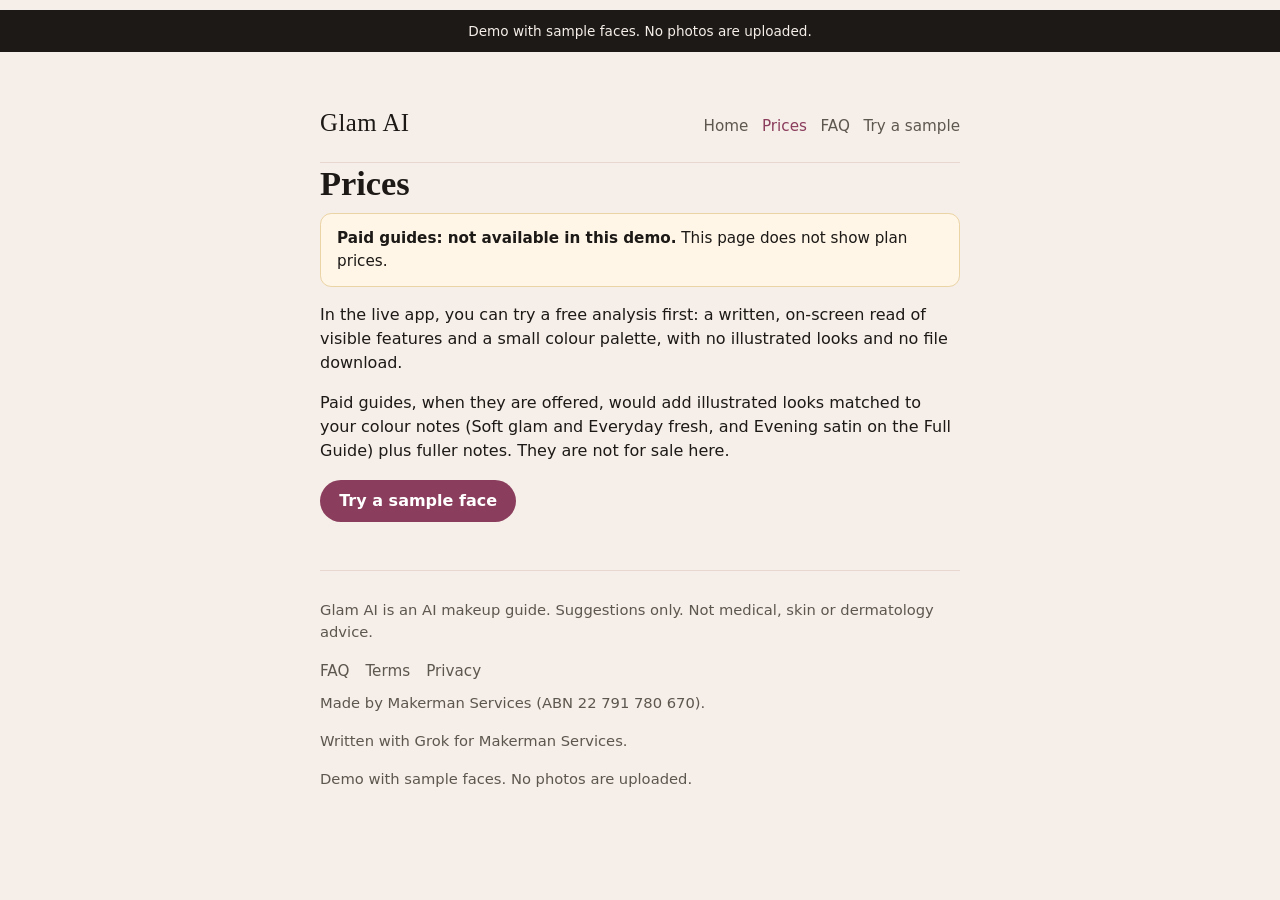
<file: prices.html>
<!DOCTYPE html>
<html lang="en-AU">
<head>
  <meta charset="utf-8">
  <meta name="viewport" content="width=device-width, initial-scale=1">
  <meta name="robots" content="noindex, nofollow">
  <title>Prices — Glam AI</title>
  <link rel="stylesheet" href="css/app.css">
</head>
<body>
<p class="preview-banner">Demo with sample faces. No photos are uploaded.</p>
<div class="wrap">
<header class="site">
  <a class="brand" href="index.html">Glam AI</a>
  <nav>
    <a href="index.html">Home</a>
    <a href="prices.html" aria-current="page">Prices</a>
    <a href="faq.html">FAQ</a>
    <a href="upload.html">Try a sample</a>
  </nav>
</header>

<h1>Prices</h1>
<p class="notice-draft"><strong>Paid guides: not available in this demo.</strong> This page does not show plan prices.</p>
<p>In the live app, you can try a free analysis first: a written, on-screen read of visible features and a small colour palette, with no illustrated looks and no file download.</p>
<p>Paid guides, when they are offered, would add illustrated looks matched to your colour notes (Soft glam and Everyday fresh, and Evening satin on the Full Guide) plus fuller notes. They are not for sale here.</p>
<p class="btn-row"><a class="btn" href="upload.html">Try a sample face</a></p>

<footer class="footer">
  <p>Glam AI is an AI makeup guide. Suggestions only. Not medical, skin or dermatology advice.</p>
  <nav>
    <a href="faq.html">FAQ</a>
    <a href="terms.html">Terms</a>
    <a href="privacy.html">Privacy</a>
  </nav>
  <p>Made by Makerman Services (ABN 22 791 780 670).</p>
  <p>Written with Grok for Makerman Services.</p>
  <p class="helper">Demo with sample faces. No photos are uploaded.</p>
</footer>
</div>
</body>
</html>
</file>
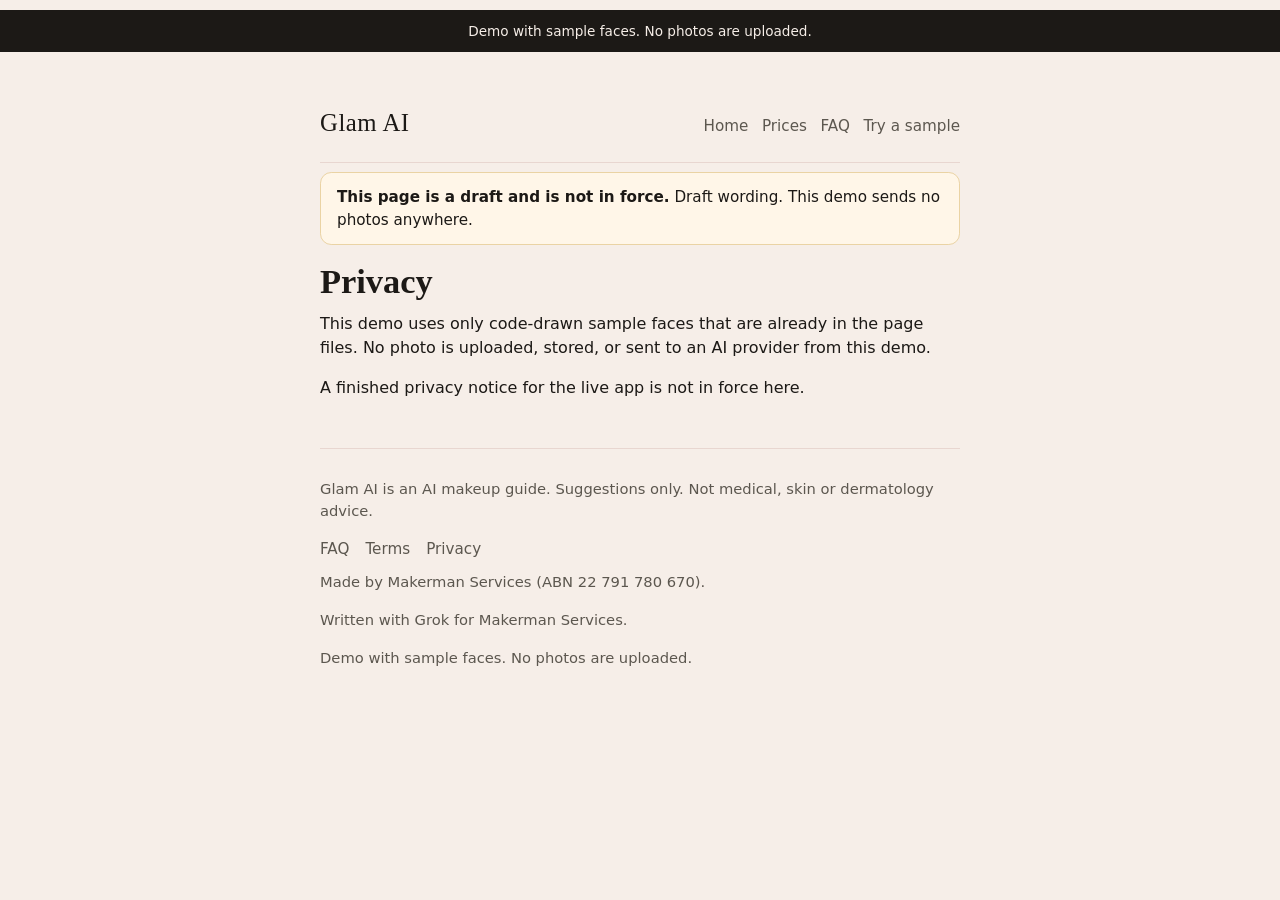
<file: privacy.html>
<!DOCTYPE html>
<html lang="en-AU">
<head>
  <meta charset="utf-8">
  <meta name="viewport" content="width=device-width, initial-scale=1">
  <meta name="robots" content="noindex, nofollow">
  <title>Privacy (draft) — Glam AI</title>
  <link rel="stylesheet" href="css/app.css">
</head>
<body>
<p class="preview-banner">Demo with sample faces. No photos are uploaded.</p>
<div class="wrap">
<header class="site">
  <a class="brand" href="index.html">Glam AI</a>
  <nav>
    <a href="index.html">Home</a>
    <a href="prices.html">Prices</a>
    <a href="faq.html">FAQ</a>
    <a href="upload.html">Try a sample</a>
  </nav>
</header>

<p class="notice-draft"><strong>This page is a draft and is not in force.</strong> Draft wording. This demo sends no photos anywhere.</p>
<h1>Privacy</h1>
<p>This demo uses only code-drawn sample faces that are already in the page files. No photo is uploaded, stored, or sent to an AI provider from this demo.</p>
<p>A finished privacy notice for the live app is not in force here.</p>

<footer class="footer">
  <p>Glam AI is an AI makeup guide. Suggestions only. Not medical, skin or dermatology advice.</p>
  <nav>
    <a href="faq.html">FAQ</a>
    <a href="terms.html">Terms</a>
    <a href="privacy.html">Privacy</a>
  </nav>
  <p>Made by Makerman Services (ABN 22 791 780 670).</p>
  <p>Written with Grok for Makerman Services.</p>
  <p class="helper">Demo with sample faces. No photos are uploaded.</p>
</footer>
</div>
</body>
</html>
</file>
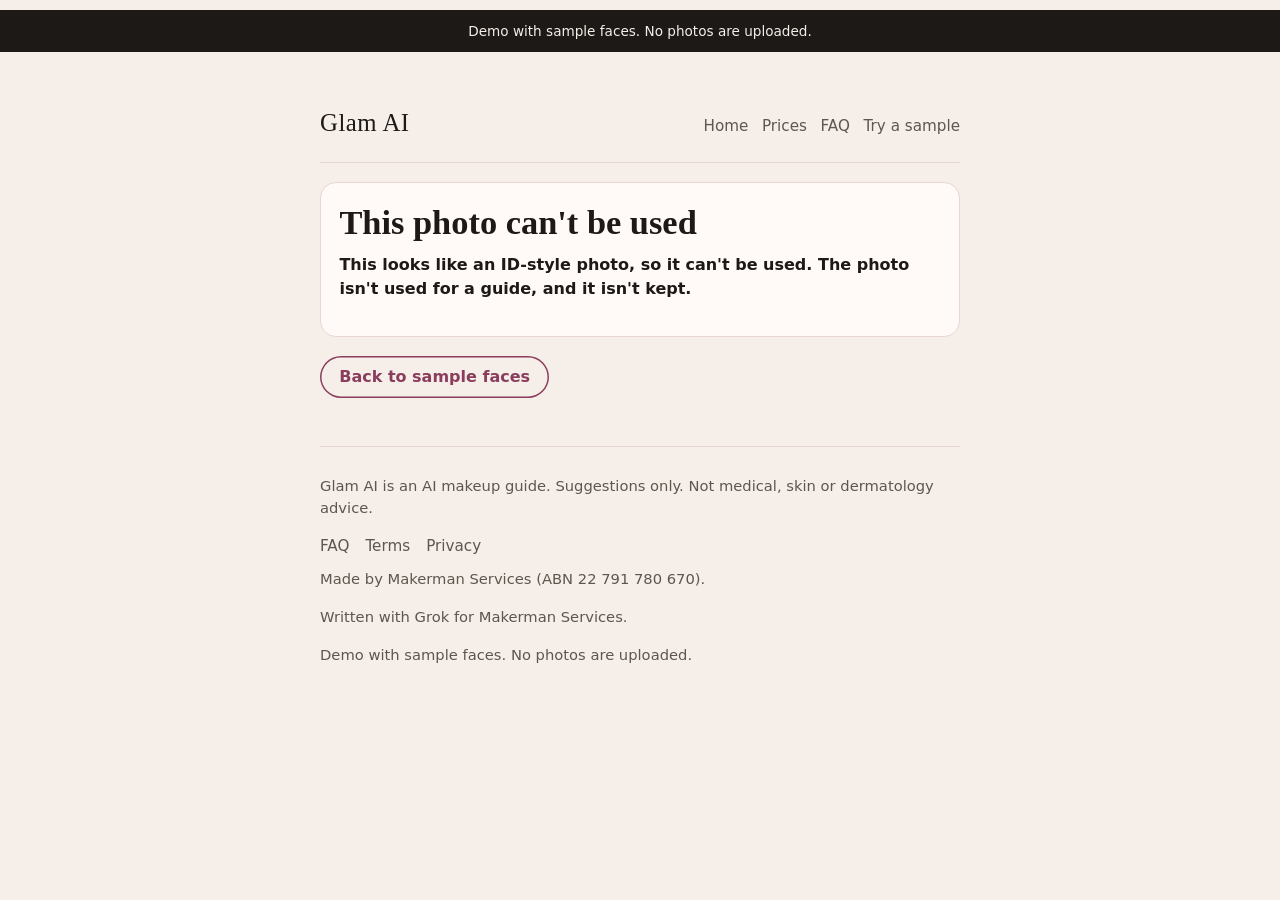
<file: refusal-id.html>
<!DOCTYPE html>
<html lang="en-AU">
<head>
  <meta charset="utf-8">
  <meta name="viewport" content="width=device-width, initial-scale=1">
  <meta name="robots" content="noindex, nofollow">
  <title>This photo can't be used — Glam AI</title>
  <link rel="stylesheet" href="css/app.css">
</head>
<body>
<p class="preview-banner">Demo with sample faces. No photos are uploaded.</p>
<div class="wrap">
<header class="site">
  <a class="brand" href="index.html">Glam AI</a>
  <nav>
    <a href="index.html">Home</a>
    <a href="prices.html">Prices</a>
    <a href="faq.html">FAQ</a>
    <a href="upload.html">Try a sample</a>
  </nav>
</header>

<div class="refusal-box">
  <h1>This photo can't be used</h1>
  <p><strong>This looks like an ID-style photo, so it can't be used. The photo isn't used for a guide, and it isn't kept.</strong></p>
</div>
<p class="btn-row"><a class="btn secondary" href="upload.html">Back to sample faces</a></p>

<footer class="footer">
  <p>Glam AI is an AI makeup guide. Suggestions only. Not medical, skin or dermatology advice.</p>
  <nav>
    <a href="faq.html">FAQ</a>
    <a href="terms.html">Terms</a>
    <a href="privacy.html">Privacy</a>
  </nav>
  <p>Made by Makerman Services (ABN 22 791 780 670).</p>
  <p>Written with Grok for Makerman Services.</p>
  <p class="helper">Demo with sample faces. No photos are uploaded.</p>
</footer>
</div>
</body>
</html>
</file>
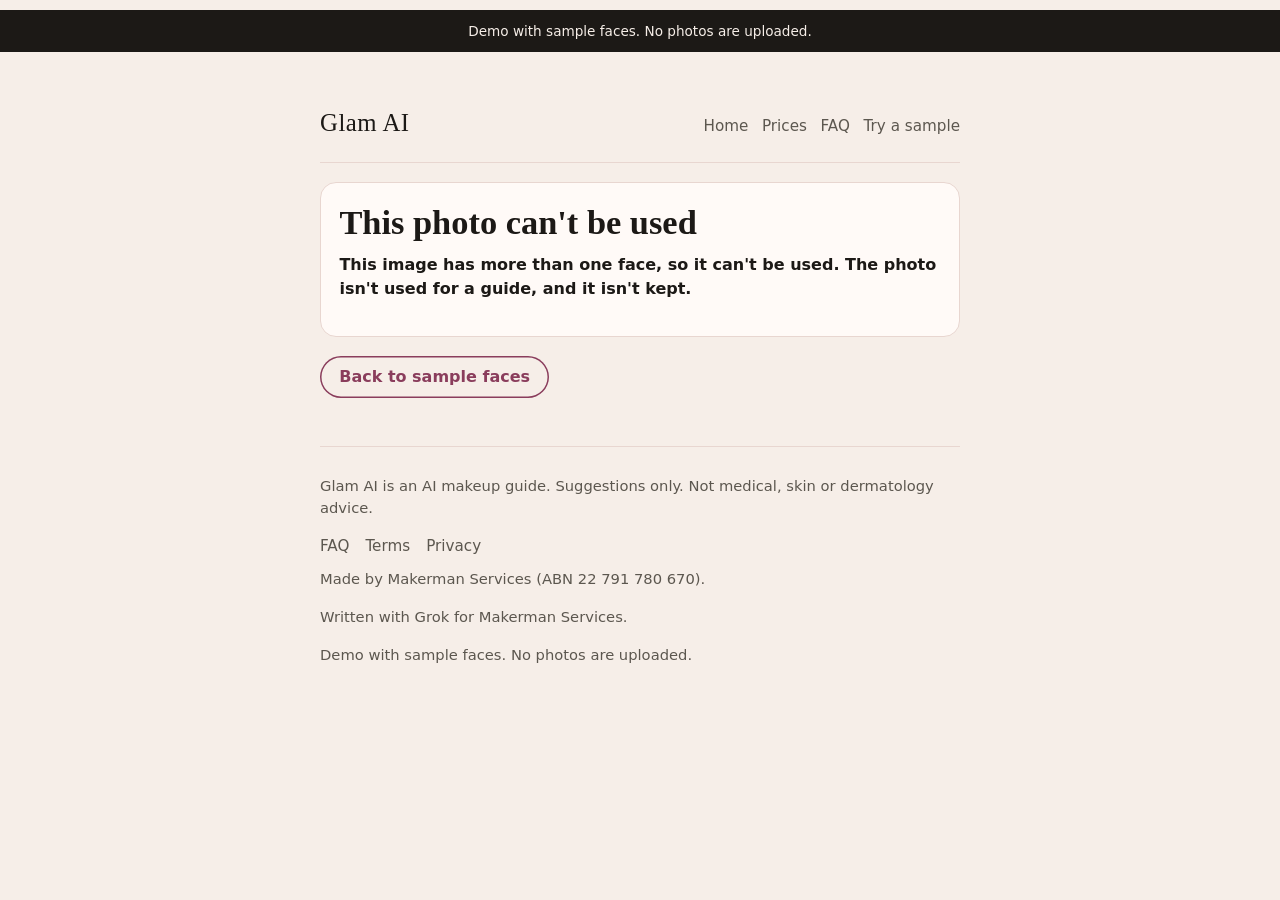
<file: refusal-several.html>
<!DOCTYPE html>
<html lang="en-AU">
<head>
  <meta charset="utf-8">
  <meta name="viewport" content="width=device-width, initial-scale=1">
  <meta name="robots" content="noindex, nofollow">
  <title>This photo can't be used — Glam AI</title>
  <link rel="stylesheet" href="css/app.css">
</head>
<body>
<p class="preview-banner">Demo with sample faces. No photos are uploaded.</p>
<div class="wrap">
<header class="site">
  <a class="brand" href="index.html">Glam AI</a>
  <nav>
    <a href="index.html">Home</a>
    <a href="prices.html">Prices</a>
    <a href="faq.html">FAQ</a>
    <a href="upload.html">Try a sample</a>
  </nav>
</header>

<div class="refusal-box">
  <h1>This photo can't be used</h1>
  <p><strong>This image has more than one face, so it can't be used. The photo isn't used for a guide, and it isn't kept.</strong></p>
</div>
<p class="btn-row"><a class="btn secondary" href="upload.html">Back to sample faces</a></p>

<footer class="footer">
  <p>Glam AI is an AI makeup guide. Suggestions only. Not medical, skin or dermatology advice.</p>
  <nav>
    <a href="faq.html">FAQ</a>
    <a href="terms.html">Terms</a>
    <a href="privacy.html">Privacy</a>
  </nav>
  <p>Made by Makerman Services (ABN 22 791 780 670).</p>
  <p>Written with Grok for Makerman Services.</p>
  <p class="helper">Demo with sample faces. No photos are uploaded.</p>
</footer>
</div>
</body>
</html>
</file>
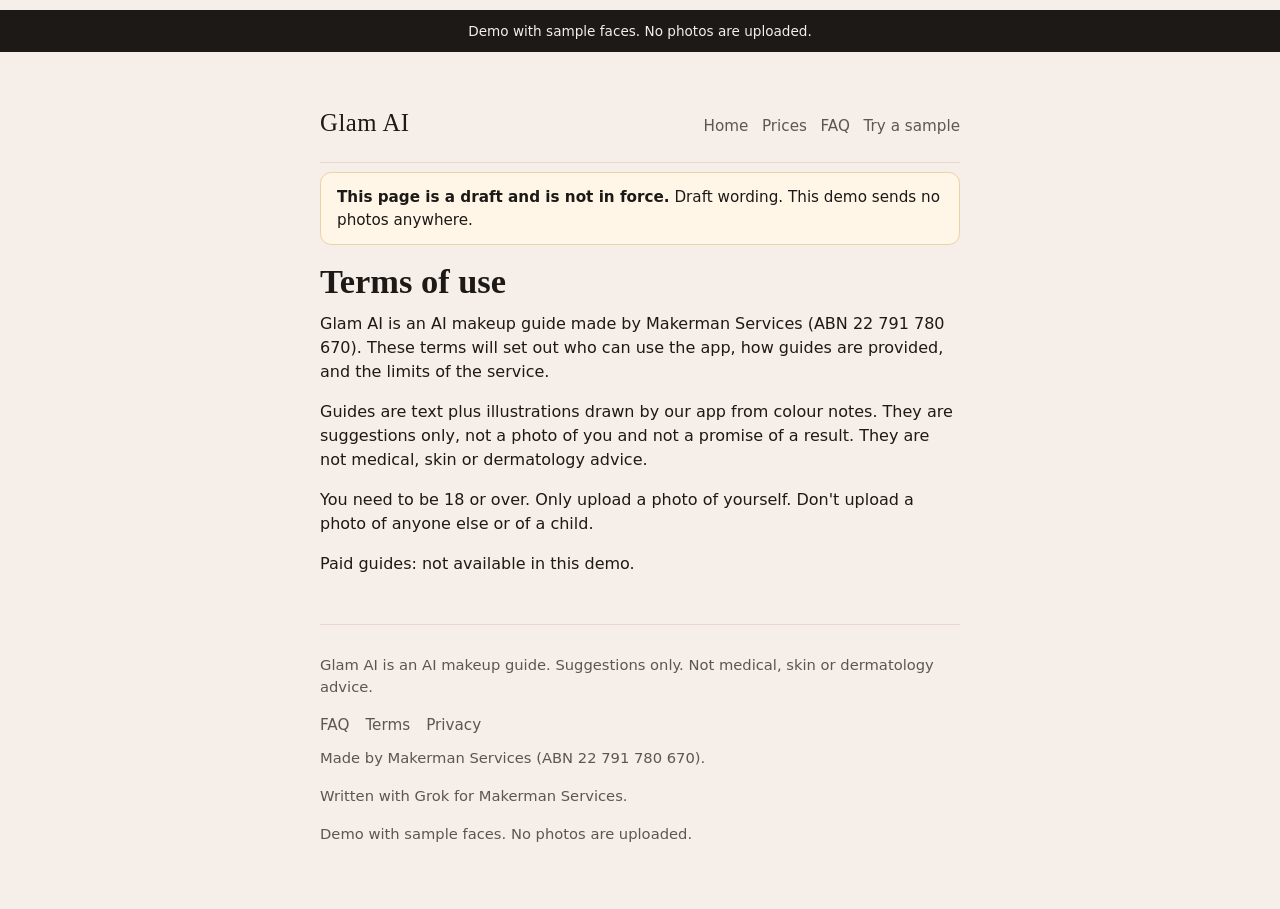
<file: terms.html>
<!DOCTYPE html>
<html lang="en-AU">
<head>
  <meta charset="utf-8">
  <meta name="viewport" content="width=device-width, initial-scale=1">
  <meta name="robots" content="noindex, nofollow">
  <title>Terms of use (draft) — Glam AI</title>
  <link rel="stylesheet" href="css/app.css">
</head>
<body>
<p class="preview-banner">Demo with sample faces. No photos are uploaded.</p>
<div class="wrap">
<header class="site">
  <a class="brand" href="index.html">Glam AI</a>
  <nav>
    <a href="index.html">Home</a>
    <a href="prices.html">Prices</a>
    <a href="faq.html">FAQ</a>
    <a href="upload.html">Try a sample</a>
  </nav>
</header>

<p class="notice-draft"><strong>This page is a draft and is not in force.</strong> Draft wording. This demo sends no photos anywhere.</p>
<h1>Terms of use</h1>
<p>Glam AI is an AI makeup guide made by Makerman Services (ABN 22 791 780 670). These terms will set out who can use the app, how guides are provided, and the limits of the service.</p>
<p>Guides are text plus illustrations drawn by our app from colour notes. They are suggestions only, not a photo of you and not a promise of a result. They are not medical, skin or dermatology advice.</p>
<p>You need to be 18 or over. Only upload a photo of yourself. Don't upload a photo of anyone else or of a child.</p>
<p>Paid guides: not available in this demo.</p>

<footer class="footer">
  <p>Glam AI is an AI makeup guide. Suggestions only. Not medical, skin or dermatology advice.</p>
  <nav>
    <a href="faq.html">FAQ</a>
    <a href="terms.html">Terms</a>
    <a href="privacy.html">Privacy</a>
  </nav>
  <p>Made by Makerman Services (ABN 22 791 780 670).</p>
  <p>Written with Grok for Makerman Services.</p>
  <p class="helper">Demo with sample faces. No photos are uploaded.</p>
</footer>
</div>
</body>
</html>
</file>
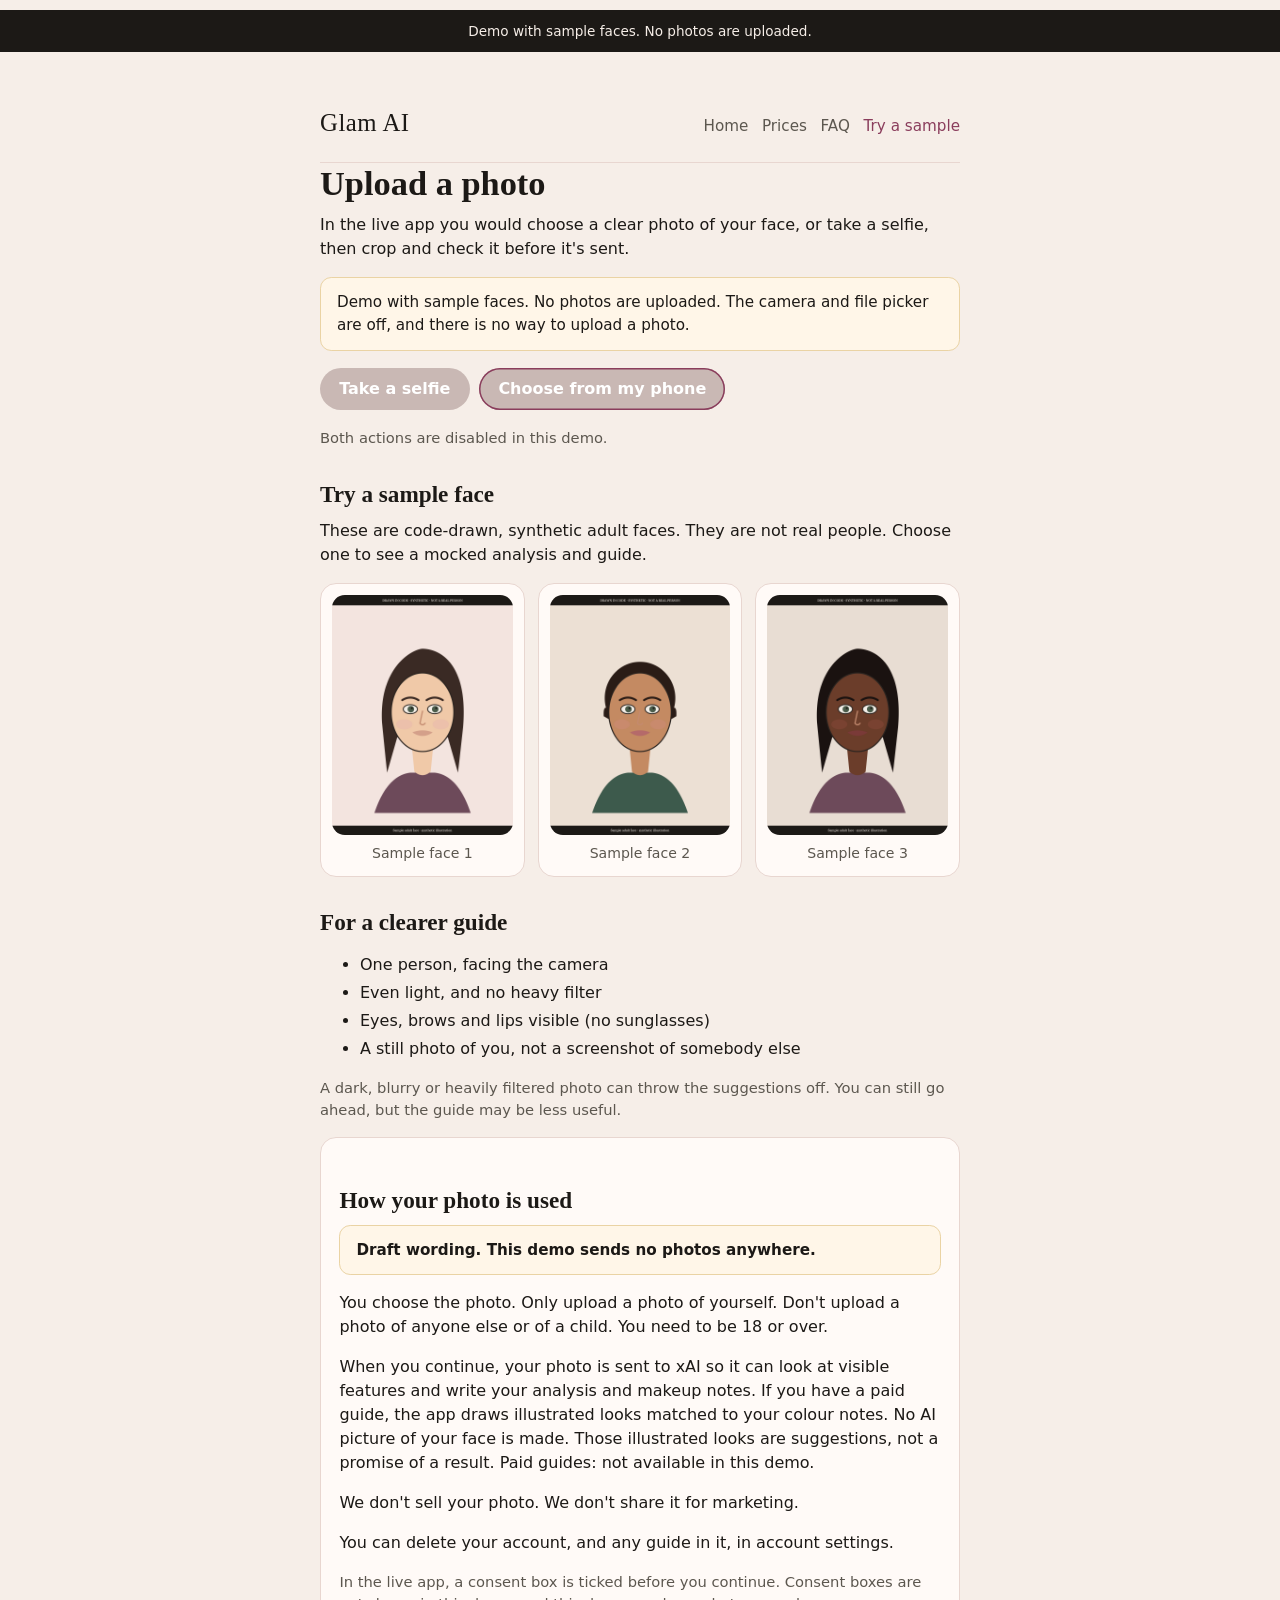
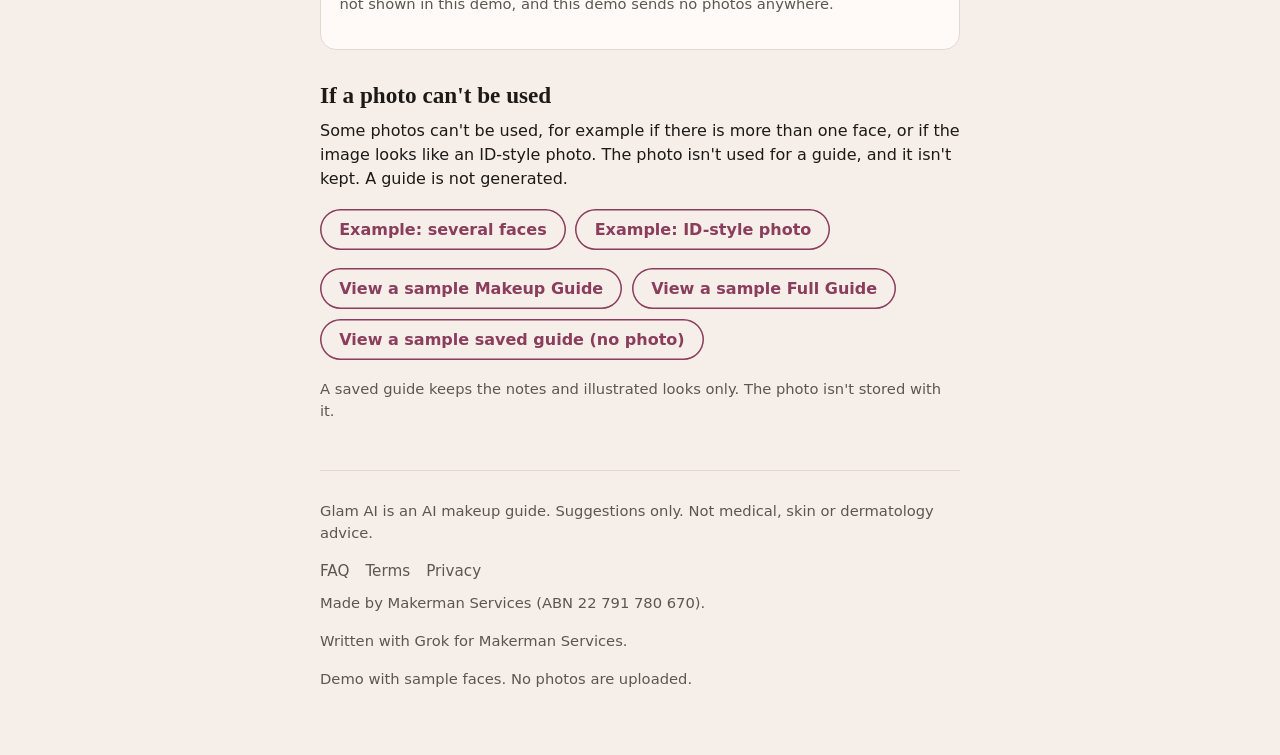
<file: upload.html>
<!DOCTYPE html>
<html lang="en-AU">
<head>
  <meta charset="utf-8">
  <meta name="viewport" content="width=device-width, initial-scale=1">
  <meta name="robots" content="noindex, nofollow">
  <title>Upload a photo — Glam AI</title>
  <link rel="stylesheet" href="css/app.css">
</head>
<body>
<p class="preview-banner">Demo with sample faces. No photos are uploaded.</p>
<div class="wrap">
<header class="site">
  <a class="brand" href="index.html">Glam AI</a>
  <nav>
    <a href="index.html">Home</a>
    <a href="prices.html">Prices</a>
    <a href="faq.html">FAQ</a>
    <a href="upload.html" aria-current="page">Try a sample</a>
  </nav>
</header>

<h1>Upload a photo</h1>
<p>In the live app you would choose a clear photo of your face, or take a selfie, then crop and check it before it's sent.</p>
<p class="notice-draft">Demo with sample faces. No photos are uploaded. The camera and file picker are off, and there is no way to upload a photo.</p>
<p class="btn-row">
  <button class="btn" type="button" disabled>Take a selfie</button>
  <button class="btn secondary" type="button" disabled>Choose from my phone</button>
</p>
<p class="helper">Both actions are disabled in this demo.</p>

<h2>Try a sample face</h2>
<p>These are code-drawn, synthetic adult faces. They are not real people. Choose one to see a mocked analysis and guide.</p>
<div class="sample-faces">
  <a class="sample-face" href="analysis.html" data-sample-face="adult-light">
    <img src="img/faces/adult-light.png" alt="Synthetic adult sample face, lighter skin. Not a real person.">
    <span>Sample face 1</span>
  </a>
  <a class="sample-face" href="analysis.html" data-sample-face="adult-medium">
    <img src="img/faces/adult-medium.png" alt="Synthetic adult sample face, medium skin. Not a real person.">
    <span>Sample face 2</span>
  </a>
  <a class="sample-face" href="analysis.html" data-sample-face="adult-deep">
    <img src="img/faces/adult-deep.png" alt="Synthetic adult sample face, deeper skin. Not a real person.">
    <span>Sample face 3</span>
  </a>
</div>

<h2>For a clearer guide</h2>
<ul class="photo-tips">
  <li>One person, facing the camera</li>
  <li>Even light, and no heavy filter</li>
  <li>Eyes, brows and lips visible (no sunglasses)</li>
  <li>A still photo of you, not a screenshot of somebody else</li>
</ul>
<p class="helper">A dark, blurry or heavily filtered photo can throw the suggestions off. You can still go ahead, but the guide may be less useful.</p>

<div class="card">
  <h2>How your photo is used</h2>
  <p class="notice-draft"><strong>Draft wording. This demo sends no photos anywhere.</strong></p>
  <p>You choose the photo. Only upload a photo of yourself. Don't upload a photo of anyone else or of a child. You need to be 18 or over.</p>
  <p>When you continue, your photo is sent to xAI so it can look at visible features and write your analysis and makeup notes. If you have a paid guide, the app draws illustrated looks matched to your colour notes. No AI picture of your face is made. Those illustrated looks are suggestions, not a promise of a result. Paid guides: not available in this demo.</p>
  <p>We don't sell your photo. We don't share it for marketing.</p>
  <p>You can delete your account, and any guide in it, in account settings.</p>
  <p class="helper">In the live app, a consent box is ticked before you continue. Consent boxes are not shown in this demo, and this demo sends no photos anywhere.</p>
</div>

<h2>If a photo can't be used</h2>
<p>Some photos can't be used, for example if there is more than one face, or if the image looks like an ID-style photo. The photo isn't used for a guide, and it isn't kept. A guide is not generated.</p>
<p class="btn-row">
  <a class="btn secondary" href="refusal-several.html">Example: several faces</a>
  <a class="btn secondary" href="refusal-id.html">Example: ID-style photo</a>
</p>

<p class="btn-row">
  <a class="btn secondary" href="guide.html">View a sample Makeup Guide</a>
  <a class="btn secondary" href="full-guide.html">View a sample Full Guide</a>
  <a class="btn secondary" href="guide.html?reopened=1">View a sample saved guide (no photo)</a>
</p>
<p class="helper">A saved guide keeps the notes and illustrated looks only. The photo isn't stored with it.</p>

<footer class="footer">
  <p>Glam AI is an AI makeup guide. Suggestions only. Not medical, skin or dermatology advice.</p>
  <nav>
    <a href="faq.html">FAQ</a>
    <a href="terms.html">Terms</a>
    <a href="privacy.html">Privacy</a>
  </nav>
  <p>Made by Makerman Services (ABN 22 791 780 670).</p>
  <p>Written with Grok for Makerman Services.</p>
  <p class="helper">Demo with sample faces. No photos are uploaded.</p>
</footer>
</div>
<script src="js/demo.js"></script>
</body>
</html>
</file>
<file: css/app.css>
:root{
  --bg:#f6eee8;
  --ink:#1c1916;
  --muted:#5c574f;
  --card:#fffaf7;
  --accent:#8a3d5c;
  --accent-ink:#fff;
  --line:#e8d6d0;
  --soft:#f3e4df;
  --ok:#2d6a4f;
  --warn:#8a3b2b;
  --locked:#6f6a62;
  --serif:"Iowan Old Style","Palatino Linotype",Palatino,"Times New Roman",serif;
  --sans:"Segoe UI",system-ui,-apple-system,sans-serif;
  --max:42rem;
}
*{box-sizing:border-box}
html,body{margin:0;padding:0;background:var(--bg);color:var(--ink);font-family:var(--sans);line-height:1.5}
img,svg{max-width:100%;display:block}
a{color:var(--accent)}
a:focus,button:focus,input:focus{outline:2px solid var(--accent);outline-offset:2px}
.preview-banner{background:#1c1916;color:#f6eee8;font-size:.85rem;padding:.7rem 1rem;text-align:center}
.preview-banner strong{font-weight:600}
.wrap{max-width:var(--max);margin:0 auto;padding:1.25rem 1rem 3rem}
header.site{display:flex;flex-wrap:wrap;align-items:baseline;justify-content:space-between;gap:.35rem 1rem;padding:1rem 0 1.25rem;border-bottom:1px solid var(--line)}
header.site .brand{font-family:var(--serif);font-size:1.55rem;letter-spacing:.02em;color:var(--ink);text-decoration:none;white-space:nowrap}
header.site nav{display:flex;flex-wrap:wrap;gap:.15rem .85rem}
nav a{text-decoration:none;color:var(--muted);font-size:.95rem;margin:0}
nav a:hover,nav a[aria-current="page"]{color:var(--accent)}
h1,h2,h3{font-family:var(--serif);font-weight:600;line-height:1.2;margin:0 0 .6rem}
h1{font-size:2.15rem}
h2{font-size:1.45rem;margin-top:2rem}
p{margin:.6rem 0 1rem}
.lead{font-size:1.08rem;color:var(--ink)}
.muted{color:var(--muted)}
.hero{padding:2rem 0 1rem}
.btn,button.btn{display:inline-block;background:var(--accent);color:var(--accent-ink);border:0;border-radius:999px;padding:.7rem 1.2rem;font:600 1rem var(--sans);text-decoration:none;cursor:pointer}
.btn:hover{filter:brightness(.95)}
.btn[disabled],.btn.is-disabled,button.btn:disabled{background:#c9b8b4;color:#fff;cursor:not-allowed;filter:none}
.btn.secondary{background:transparent;color:var(--accent);box-shadow:inset 0 0 0 1.5px var(--accent)}
.btn-row{display:flex;flex-wrap:wrap;gap:.6rem;margin:1.1rem 0}
ol.steps,ul.plain{padding-left:1.2rem}
ol.steps li,ul.plain li{margin:.4rem 0}
.card{background:var(--card);border:1px solid var(--line);border-radius:1rem;padding:1.1rem 1.15rem;margin:1rem 0}
table.tiers{width:100%;border-collapse:collapse;background:var(--card);border-radius:1rem;overflow:hidden}
table.tiers th,table.tiers td{text-align:left;vertical-align:top;padding:.75rem .7rem;border-bottom:1px solid var(--line);font-size:.95rem}
table.tiers th{font-family:var(--serif);background:var(--soft)}
table.tiers .price{white-space:nowrap;font-weight:600}
.footer{margin-top:3rem;padding-top:1.2rem;border-top:1px solid var(--line);color:var(--muted);font-size:.92rem}
.footer nav{display:flex;gap:1rem;margin:.6rem 0}
.footer nav a{margin:0}
.disclaimer{font-size:.92rem;color:var(--muted);border-top:1px solid var(--line);padding-top:1rem;margin-top:1.5rem}
label,fieldset{display:block}
fieldset{border:1px solid var(--line);border-radius:.8rem;padding:.9rem 1rem;background:var(--card);margin:1rem 0}
.consent{display:flex;gap:.7rem;align-items:flex-start;margin:1rem 0}
.consent input{margin-top:.3rem;width:1.15rem;height:1.15rem;flex:none}
.consent input:disabled{cursor:not-allowed}
.helper{font-size:.92rem;color:var(--muted)}
.photo-tips li{margin:.25rem 0}
.swatches{display:flex;flex-wrap:wrap;gap:.45rem;margin:.7rem 0 1rem}
.swatch{width:2.4rem;height:2.4rem;border-radius:999px;border:1px solid rgba(0,0,0,.12);box-shadow:inset 0 0 0 1px rgba(255,255,255,.3)}
.swatch-label{font-size:.8rem;color:var(--muted);width:2.4rem;text-align:center}
.portrait-frame{width:min(16rem,70%);margin:0 auto 1rem;background:var(--soft);border-radius:1.1rem;padding:.6rem;border:1px solid var(--line)}
.look-grid{display:grid;gap:1.2rem}
@media(min-width:640px){.look-grid.two{grid-template-columns:1fr 1fr}.look-grid.three{grid-template-columns:1fr 1fr 1fr}}
.look-card figcaption{font-size:.88rem;color:var(--muted);margin-top:.4rem}
.g7{display:block;font-size:.85rem;color:var(--muted);margin:.35rem 0 .2rem}
.kicker{letter-spacing:.08em;text-transform:uppercase;font-size:.72rem;color:var(--muted);margin-bottom:.3rem}
/* 9:16 guide artboard */
.guide-page{display:flex;justify-content:center;padding:0 0 2rem}
.guide-artboard{width:min(22.5rem,100%);aspect-ratio:auto;background:var(--card);border:1px solid var(--line);border-radius:1.2rem;padding:1.15rem 1rem 1.4rem;box-shadow:0 10px 30px rgba(28,25,22,.06)}
.guide-artboard header{border:0;padding:0 0 .8rem;margin:0}
.guide-artboard h1{font-size:1.7rem}
.section{margin:1.1rem 0}
.colour-table{width:100%;border-collapse:collapse;font-size:.92rem}
.colour-table td{padding:.4rem 0;border-bottom:1px solid var(--line);vertical-align:top}
.colour-table td:first-child{color:var(--muted);width:5.2rem}
.sample-tag{display:inline-block;background:var(--soft);color:var(--muted);border-radius:999px;padding:.15rem .55rem;font-size:.75rem;margin-bottom:.5rem}
.faq details{background:var(--card);border:1px solid var(--line);border-radius:.7rem;padding:.7rem 1rem;margin:.55rem 0}
.faq summary{cursor:pointer;font-weight:600}
.notice-draft{background:#fff6e8;border:1px solid #ead3a4;border-radius:.7rem;padding:.8rem 1rem;font-size:.95rem}

.sample-faces{display:grid;grid-template-columns:repeat(3,1fr);gap:.8rem;margin:1rem 0}
@media(max-width:640px){.sample-faces{grid-template-columns:1fr 1fr}}
.sample-face{background:var(--card);border:1px solid var(--line);border-radius:1rem;padding:.7rem;text-align:center;text-decoration:none;color:var(--ink);display:block}
.sample-face:hover{box-shadow:0 0 0 2px var(--accent)}
.sample-face img{margin:0 auto .5rem;border-radius:.8rem}
.sample-face span{display:block;font-size:.88rem;color:var(--muted)}
.refusal-box{background:var(--card);border:1px solid var(--line);border-radius:1rem;padding:1.2rem 1.15rem;margin:1.2rem 0}
.refusal-box h1{margin-top:0}
</file>
